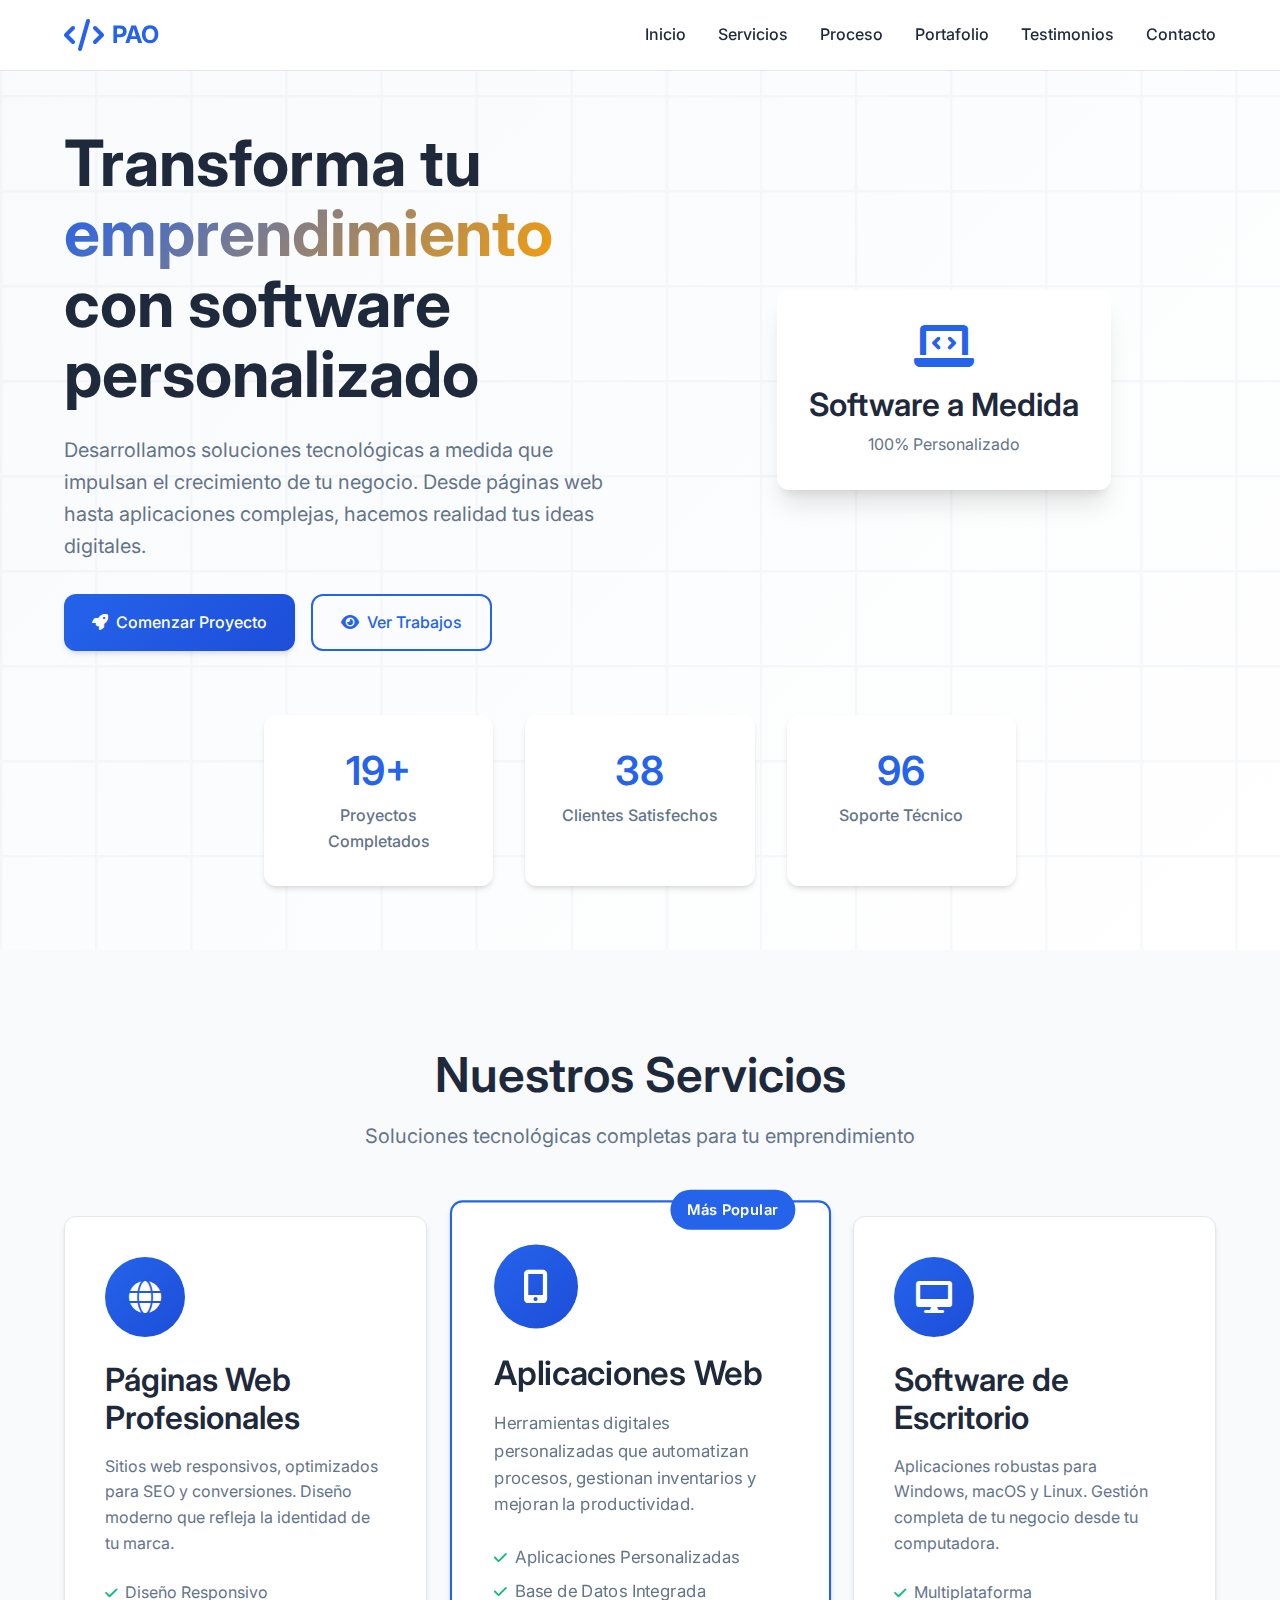
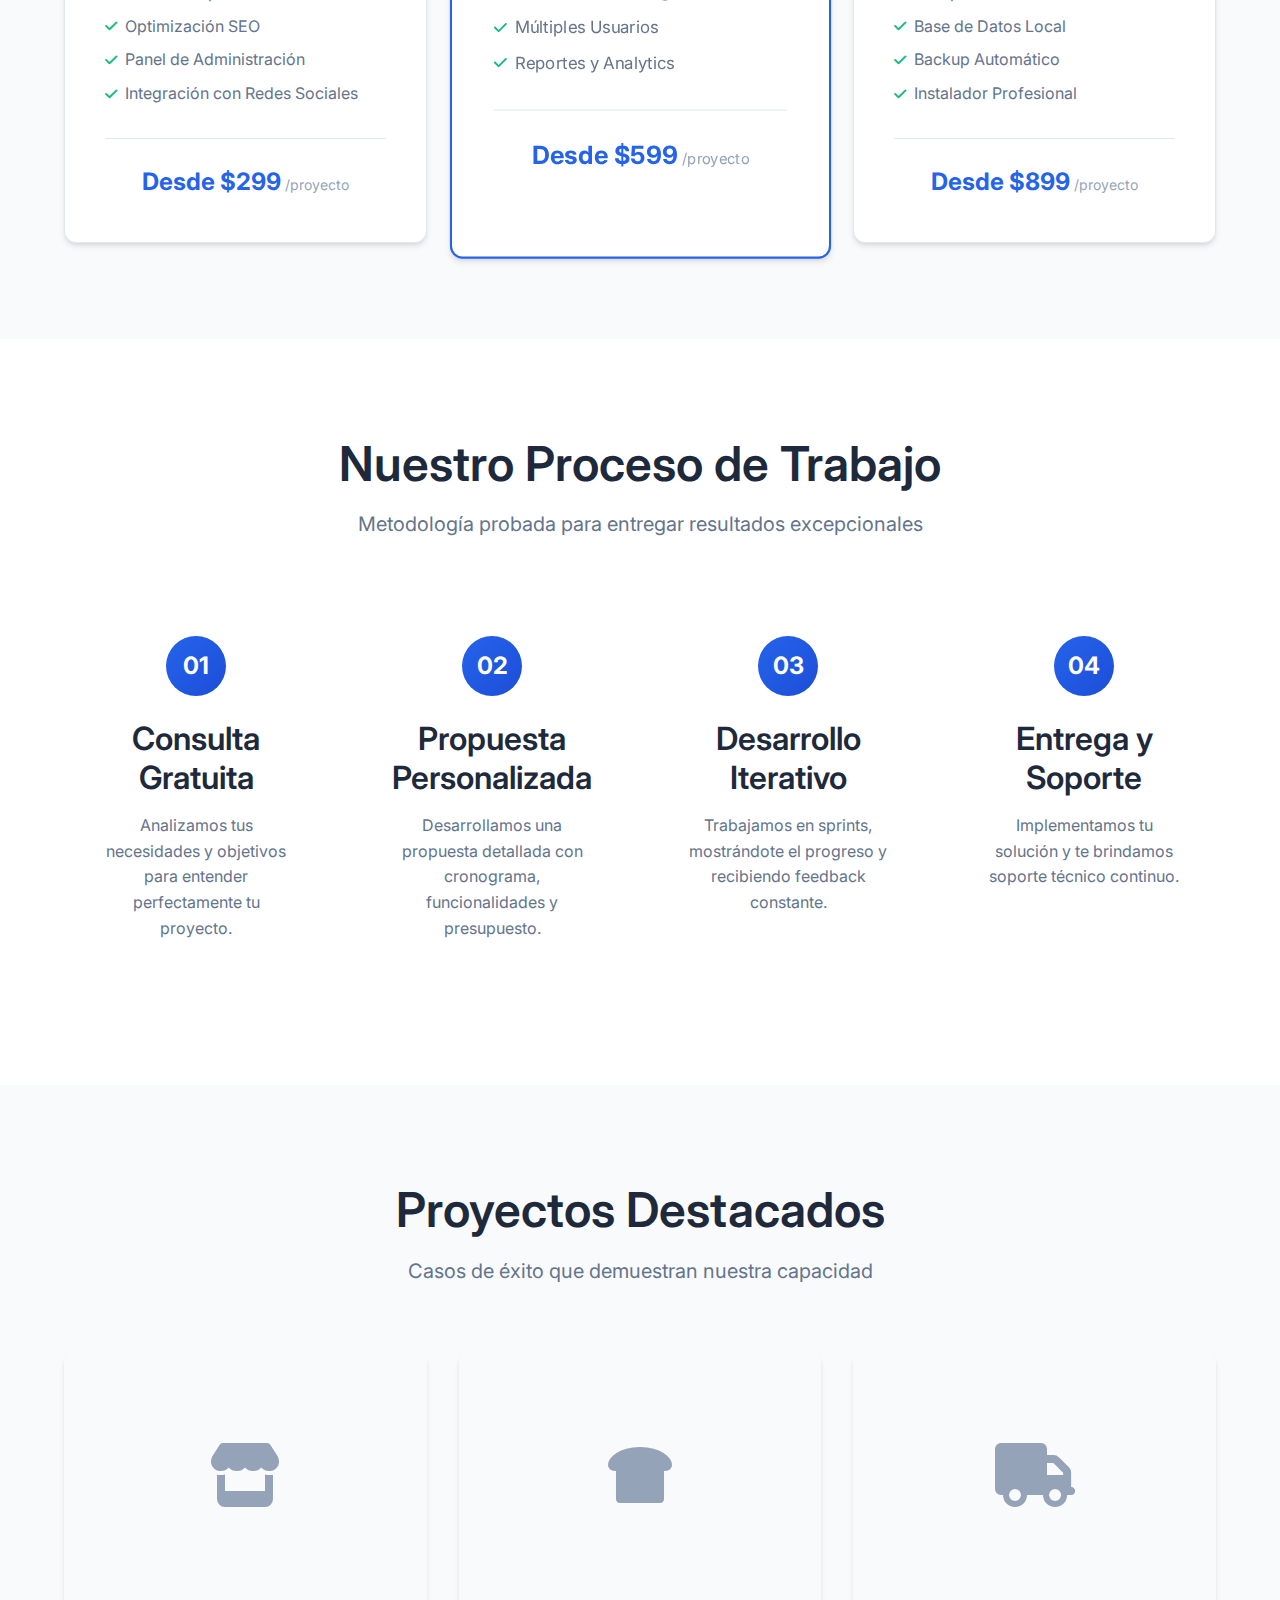
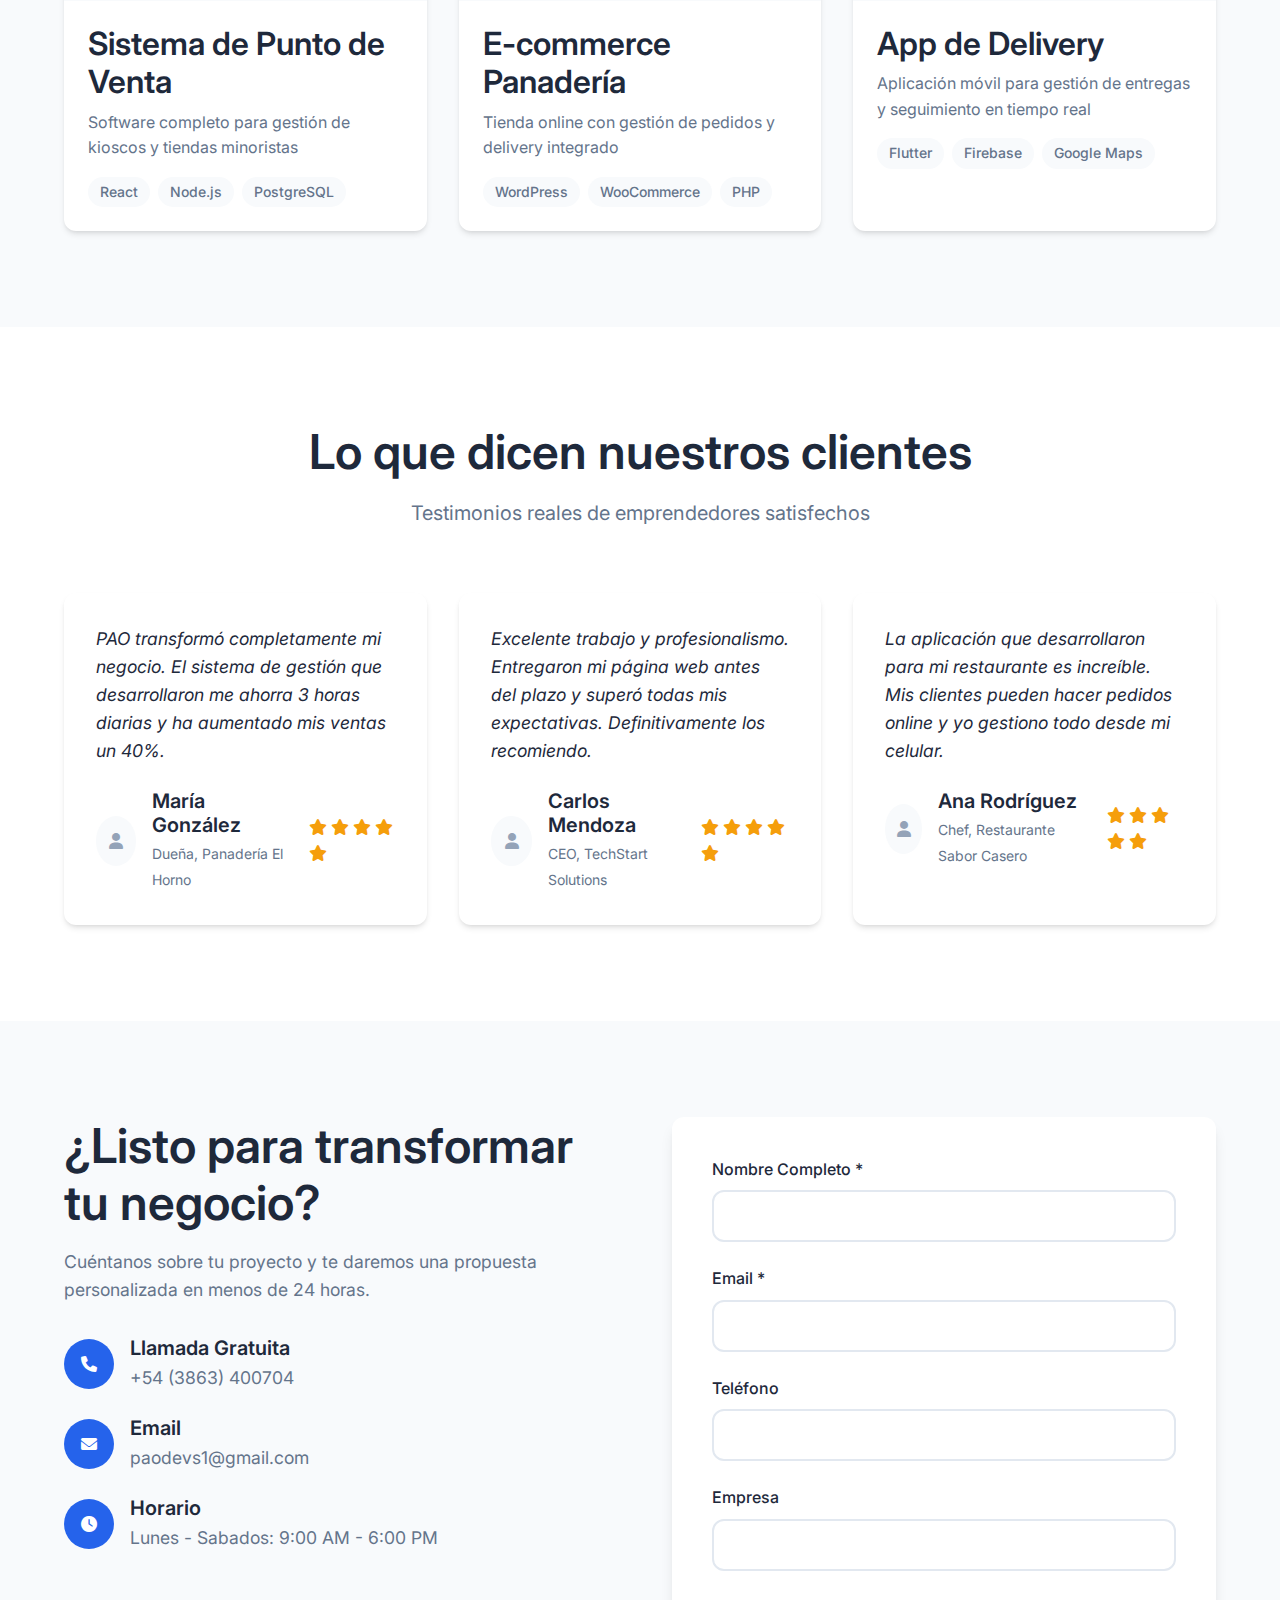
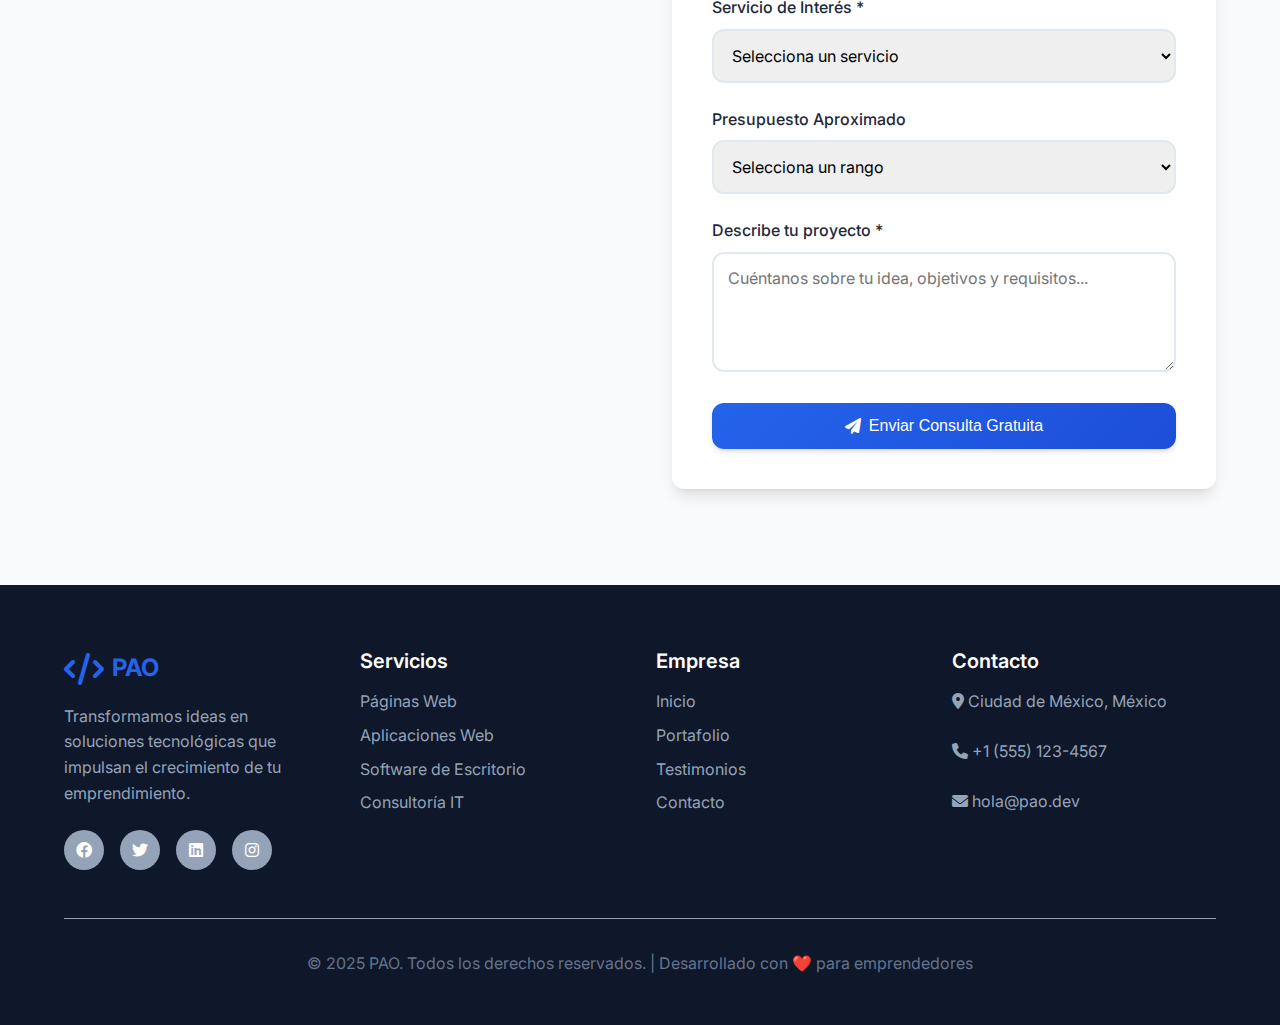
<file: index.html>
<!DOCTYPE html>
<html lang="es">
<head>
    <meta charset="UTF-8">
    <meta name="viewport" content="width=device-width, initial-scale=1.0">
    <title>PAO | Soluciones de Software a Medida para Emprendedores</title>
    <meta name="description" content="Desarrollamos software personalizado, páginas web y aplicaciones para hacer crecer tu negocio. Soluciones tecnológicas a medida para emprendedores.">
    <meta name="keywords" content="software personalizado, desarrollo web, aplicaciones, emprendimiento, tecnología">
    <link rel="stylesheet" href="styles.css">
    <link href="https://cdnjs.cloudflare.com/ajax/libs/font-awesome/6.0.0/css/all.min.css" rel="stylesheet">
    <link href="https://fonts.googleapis.com/css2?family=Inter:wght@300;400;500;600;700&display=swap" rel="stylesheet">
    <link rel="apple-touch-icon" sizes="180x180" href="/apple-touch-icon.png">
    <link rel="icon" type="image/png" sizes="32x32" href="/favicon-32x32.png">
    <link rel="icon" type="image/png" sizes="16x16" href="/favicon-16x16.png">
    <link rel="manifest" href="/site.webmanifest">
</head>
<body>
    <!-- Header -->
    <header class="header">
        <nav class="nav">
            <div class="nav-container">
                <div class="logo">
                    <i class="fas fa-code"></i>
                    <span>PAO</span>
                </div>
                <ul class="nav-menu">
                    <li><a href="#inicio">Inicio</a></li>
                    <li><a href="#servicios">Servicios</a></li>
                    <li><a href="#proceso">Proceso</a></li>
                    <li><a href="#portafolio">Portafolio</a></li>
                    <li><a href="#testimonios">Testimonios</a></li>
                    <li><a href="#contacto">Contacto</a></li>
                </ul>
                <div class="nav-toggle">
                    <span></span>
                    <span></span>
                    <span></span>
                </div>
            </div>
        </nav>
    </header>

    <!-- Hero Section -->
    <section id="inicio" class="hero">
        <div class="hero-container">
            <div class="hero-content">
                <h1 class="hero-title">
                    Transforma tu <span class="highlight">emprendimiento</span> con software personalizado
                </h1>
                <p class="hero-subtitle">
                    Desarrollamos soluciones tecnológicas a medida que impulsan el crecimiento de tu negocio. 
                    Desde páginas web hasta aplicaciones complejas, hacemos realidad tus ideas digitales.
                </p>
                <div class="hero-buttons">
                    <a href="#contacto" class="btn btn-primary">
                        <i class="fas fa-rocket"></i>
                        Comenzar Proyecto
                    </a>
                    <a href="#portafolio" class="btn btn-secondary">
                        <i class="fas fa-eye"></i>
                        Ver Trabajos
                    </a>
                </div>
            </div>
            <div class="hero-image">
                <div class="floating-card">
                    <i class="fas fa-laptop-code"></i>
                    <h3>Software a Medida</h3>
                    <p>100% Personalizado</p>
                </div>
            </div>
        </div>
        <div class="hero-stats">
            <div class="stat">
                <h3>50+</h3>
                <p>Proyectos Completados</p>
            </div>
            <div class="stat">
                <h3>98%</h3>
                <p>Clientes Satisfechos</p>
            </div>
            <div class="stat">
                <h3>24/7</h3>
                <p>Soporte Técnico</p>
            </div>
        </div>
    </section>

    <!-- Servicios Section -->
    <section id="servicios" class="services">
        <div class="container">
            <div class="section-header">
                <h2>Nuestros Servicios</h2>
                <p>Soluciones tecnológicas completas para tu emprendimiento</p>
            </div>
            <div class="services-grid">
                <div class="service-card">
                    <div class="service-icon">
                        <i class="fas fa-globe"></i>
                    </div>
                    <h3>Páginas Web Profesionales</h3>
                    <p>Sitios web responsivos, optimizados para SEO y conversiones. Diseño moderno que refleja la identidad de tu marca.</p>
                    <ul class="service-features">
                        <li><i class="fas fa-check"></i> Diseño Responsivo</li>
                        <li><i class="fas fa-check"></i> Optimización SEO</li>
                        <li><i class="fas fa-check"></i> Panel de Administración</li>
                        <li><i class="fas fa-check"></i> Integración con Redes Sociales</li>
                    </ul>
                    <div class="service-price">
                        <span class="price">Desde $299</span>
                        <span class="period">/proyecto</span>
                    </div>
                </div>

                <div class="service-card featured">
                    <div class="service-badge">Más Popular</div>
                    <div class="service-icon">
                        <i class="fas fa-mobile-alt"></i>
                    </div>
                    <h3>Aplicaciones Web</h3>
                    <p>Herramientas digitales personalizadas que automatizan procesos, gestionan inventarios y mejoran la productividad.</p>
                    <ul class="service-features">
                        <li><i class="fas fa-check"></i> Aplicaciones Personalizadas</li>
                        <li><i class="fas fa-check"></i> Base de Datos Integrada</li>
                        <li><i class="fas fa-check"></i> Múltiples Usuarios</li>
                        <li><i class="fas fa-check"></i> Reportes y Analytics</li>
                    </ul>
                    <div class="service-price">
                        <span class="price">Desde $599</span>
                        <span class="period">/proyecto</span>
                    </div>
                </div>

                <div class="service-card">
                    <div class="service-icon">
                        <i class="fas fa-desktop"></i>
                    </div>
                    <h3>Software de Escritorio</h3>
                    <p>Aplicaciones robustas para Windows, macOS y Linux. Gestión completa de tu negocio desde tu computadora.</p>
                    <ul class="service-features">
                        <li><i class="fas fa-check"></i> Multiplataforma</li>
                        <li><i class="fas fa-check"></i> Base de Datos Local</li>
                        <li><i class="fas fa-check"></i> Backup Automático</li>
                        <li><i class="fas fa-check"></i> Instalador Profesional</li>
                    </ul>
                    <div class="service-price">
                        <span class="price">Desde $899</span>
                        <span class="period">/proyecto</span>
                    </div>
                </div>
            </div>
        </div>
    </section>

    <!-- Proceso Section -->
    <section id="proceso" class="process">
        <div class="container">
            <div class="section-header">
                <h2>Nuestro Proceso de Trabajo</h2>
                <p>Metodología probada para entregar resultados excepcionales</p>
            </div>
            <div class="process-steps">
                <div class="process-step">
                    <div class="step-number">01</div>
                    <div class="step-content">
                        <h3>Consulta Gratuita</h3>
                        <p>Analizamos tus necesidades y objetivos para entender perfectamente tu proyecto.</p>
                    </div>
                </div>
                <div class="process-step">
                    <div class="step-number">02</div>
                    <div class="step-content">
                        <h3>Propuesta Personalizada</h3>
                        <p>Desarrollamos una propuesta detallada con cronograma, funcionalidades y presupuesto.</p>
                    </div>
                </div>
                <div class="process-step">
                    <div class="step-number">03</div>
                    <div class="step-content">
                        <h3>Desarrollo Iterativo</h3>
                        <p>Trabajamos en sprints, mostrándote el progreso y recibiendo feedback constante.</p>
                    </div>
                </div>
                <div class="process-step">
                    <div class="step-number">04</div>
                    <div class="step-content">
                        <h3>Entrega y Soporte</h3>
                        <p>Implementamos tu solución y te brindamos soporte técnico continuo.</p>
                    </div>
                </div>
            </div>
        </div>
    </section>

    <!-- Portafolio Section -->
    <section id="portafolio" class="portfolio">
        <div class="container">
            <div class="section-header">
                <h2>Proyectos Destacados</h2>
                <p>Casos de éxito que demuestran nuestra capacidad</p>
            </div>
            <div class="portfolio-grid">
                <div class="portfolio-item">
                    <div class="portfolio-image">
                        <div class="portfolio-overlay">
                            <div class="portfolio-links">
                                <a href="#" class="portfolio-link"><i class="fas fa-external-link-alt"></i></a>
                                <a href="#" class="portfolio-link"><i class="fas fa-search"></i></a>
                            </div>
                        </div>
                        <div class="portfolio-placeholder">
                            <i class="fas fa-store"></i>
                        </div>
                    </div>
                    <div class="portfolio-content">
                        <h3>Sistema de Punto de Venta</h3>
                        <p>Software completo para gestión de kioscos y tiendas minoristas</p>
                        <div class="portfolio-tech">
                            <span class="tech-tag">React</span>
                            <span class="tech-tag">Node.js</span>
                            <span class="tech-tag">PostgreSQL</span>
                        </div>
                    </div>
                </div>

                <div class="portfolio-item">
                    <div class="portfolio-image">
                        <div class="portfolio-overlay">
                            <div class="portfolio-links">
                                <a href="#" class="portfolio-link"><i class="fas fa-external-link-alt"></i></a>
                                <a href="#" class="portfolio-link"><i class="fas fa-search"></i></a>
                            </div>
                        </div>
                        <div class="portfolio-placeholder">
                            <i class="fas fa-bread-slice"></i>
                        </div>
                    </div>
                    <div class="portfolio-content">
                        <h3>E-commerce Panadería</h3>
                        <p>Tienda online con gestión de pedidos y delivery integrado</p>
                        <div class="portfolio-tech">
                            <span class="tech-tag">WordPress</span>
                            <span class="tech-tag">WooCommerce</span>
                            <span class="tech-tag">PHP</span>
                        </div>
                    </div>
                </div>

                <div class="portfolio-item">
                    <div class="portfolio-image">
                        <div class="portfolio-overlay">
                            <div class="portfolio-links">
                                <a href="#" class="portfolio-link"><i class="fas fa-external-link-alt"></i></a>
                                <a href="#" class="portfolio-link"><i class="fas fa-search"></i></a>
                            </div>
                        </div>
                        <div class="portfolio-placeholder">
                            <i class="fas fa-truck"></i>
                        </div>
                    </div>
                    <div class="portfolio-content">
                        <h3>App de Delivery</h3>
                        <p>Aplicación móvil para gestión de entregas y seguimiento en tiempo real</p>
                        <div class="portfolio-tech">
                            <span class="tech-tag">Flutter</span>
                            <span class="tech-tag">Firebase</span>
                            <span class="tech-tag">Google Maps</span>
                        </div>
                    </div>
                </div>
            </div>
        </div>
    </section>

    <!-- Testimonios Section -->
    <section id="testimonios" class="testimonials">
        <div class="container">
            <div class="section-header">
                <h2>Lo que dicen nuestros clientes</h2>
                <p>Testimonios reales de emprendedores satisfechos</p>
            </div>
            <div class="testimonials-grid">
                <div class="testimonial-card">
                    <div class="testimonial-content">
                        <p>"PAO transformó completamente mi negocio. El sistema de gestión que desarrollaron me ahorra 3 horas diarias y ha aumentado mis ventas un 40%."</p>
                    </div>
                    <div class="testimonial-author">
                        <div class="author-avatar">
                            <i class="fas fa-user"></i>
                        </div>
                        <div class="author-info">
                            <h4>María González</h4>
                            <span>Dueña, Panadería El Horno</span>
                        </div>
                        <div class="testimonial-rating">
                            <i class="fas fa-star"></i>
                            <i class="fas fa-star"></i>
                            <i class="fas fa-star"></i>
                            <i class="fas fa-star"></i>
                            <i class="fas fa-star"></i>
                        </div>
                    </div>
                </div>

                <div class="testimonial-card">
                    <div class="testimonial-content">
                        <p>"Excelente trabajo y profesionalismo. Entregaron mi página web antes del plazo y superó todas mis expectativas. Definitivamente los recomiendo."</p>
                    </div>
                    <div class="testimonial-author">
                        <div class="author-avatar">
                            <i class="fas fa-user"></i>
                        </div>
                        <div class="author-info">
                            <h4>Carlos Mendoza</h4>
                            <span>CEO, TechStart Solutions</span>
                        </div>
                        <div class="testimonial-rating">
                            <i class="fas fa-star"></i>
                            <i class="fas fa-star"></i>
                            <i class="fas fa-star"></i>
                            <i class="fas fa-star"></i>
                            <i class="fas fa-star"></i>
                        </div>
                    </div>
                </div>

                <div class="testimonial-card">
                    <div class="testimonial-content">
                        <p>"La aplicación que desarrollaron para mi restaurante es increíble. Mis clientes pueden hacer pedidos online y yo gestiono todo desde mi celular."</p>
                    </div>
                    <div class="testimonial-author">
                        <div class="author-avatar">
                            <i class="fas fa-user"></i>
                        </div>
                        <div class="author-info">
                            <h4>Ana Rodríguez</h4>
                            <span>Chef, Restaurante Sabor Casero</span>
                        </div>
                        <div class="testimonial-rating">
                            <i class="fas fa-star"></i>
                            <i class="fas fa-star"></i>
                            <i class="fas fa-star"></i>
                            <i class="fas fa-star"></i>
                            <i class="fas fa-star"></i>
                        </div>
                    </div>
                </div>
            </div>
        </div>
    </section>

    <!-- Contacto Section -->
    <section id="contacto" class="contact">
        <div class="container">
            <div class="contact-content">
                <div class="contact-info">
                    <h2>¿Listo para transformar tu negocio?</h2>
                    <p>Cuéntanos sobre tu proyecto y te daremos una propuesta personalizada en menos de 24 horas.</p>
                    
                    <div class="contact-methods">
                        <div class="contact-method">
                            <div class="contact-icon">
                                <i class="fas fa-phone"></i>
                            </div>
                            <div>
                                <h4>Llamada Gratuita</h4>
                                <p>+54 (3863) 400704</p>
                            </div>
                        </div>
                        
                        <div class="contact-method">
                            <div class="contact-icon">
                                <i class="fas fa-envelope"></i>
                            </div>
                            <div>
                                <h4>Email</h4>
                                <p>paodevs1@gmail.com</p>
                            </div>
                        </div>
                        
                        <div class="contact-method">
                            <div class="contact-icon">
                                <i class="fas fa-clock"></i>
                            </div>
                            <div>
                                <h4>Horario</h4>
                                <p>Lunes - Sabados: 9:00 AM - 6:00 PM</p>
                            </div>
                        </div>
                    </div>
                </div>
                
                <div class="contact-form">
                    <form id="contactForm">
                        <div class="form-group">
                            <label for="name">Nombre Completo *</label>
                            <input type="text" id="name" name="name" required>
                        </div>
                        
                        <div class="form-group">
                            <label for="email">Email *</label>
                            <input type="email" id="email" name="email" required>
                        </div>
                        
                        <div class="form-group">
                            <label for="phone">Teléfono</label>
                            <input type="tel" id="phone" name="phone">
                        </div>
                        
                        <div class="form-group">
                            <label for="company">Empresa</label>
                            <input type="text" id="company" name="company">
                        </div>
                        
                        <div class="form-group">
                            <label for="service">Servicio de Interés *</label>
                            <select id="service" name="service" required>
                                <option value="">Selecciona un servicio</option>
                                <option value="web">Página Web</option>
                                <option value="app">Aplicación Web</option>
                                <option value="desktop">Software de Escritorio</option>
                                <option value="other">Otro</option>
                            </select>
                        </div>
                        
                        <div class="form-group">
                            <label for="budget">Presupuesto Aproximado</label>
                            <select id="budget" name="budget">
                                <option value="">Selecciona un rango</option>
                                <option value="300-500">$300 - $500</option>
                                <option value="500-1000">$500 - $1,000</option>
                                <option value="1000-2000">$1,000 - $2,000</option>
                                <option value="2000+">Más de $2,000</option>
                            </select>
                        </div>
                        
                        <div class="form-group">
                            <label for="message">Describe tu proyecto *</label>
                            <textarea id="message" name="message" rows="4" required placeholder="Cuéntanos sobre tu idea, objetivos y requisitos..."></textarea>
                        </div>
                        
                        <button type="submit" class="btn btn-primary btn-full">
                            <i class="fas fa-paper-plane"></i>
                            Enviar Consulta Gratuita
                        </button>
                    </form>
                </div>
            </div>
        </div>
    </section>

    <!-- Footer -->
    <footer class="footer">
        <div class="container">
            <div class="footer-content">
                <div class="footer-section">
                    <div class="footer-logo">
                        <i class="fas fa-code"></i>
                        <span>PAO</span>
                    </div>
                    <p>Transformamos ideas en soluciones tecnológicas que impulsan el crecimiento de tu emprendimiento.</p>
                    <div class="social-links">
                        <a href="#"><i class="fab fa-facebook"></i></a>
                        <a href="#"><i class="fab fa-twitter"></i></a>
                        <a href="#"><i class="fab fa-linkedin"></i></a>
                        <a href="#"><i class="fab fa-instagram"></i></a>
                    </div>
                </div>
                
                <div class="footer-section">
                    <h4>Servicios</h4>
                    <ul>
                        <li><a href="#servicios">Páginas Web</a></li>
                        <li><a href="#servicios">Aplicaciones Web</a></li>
                        <li><a href="#servicios">Software de Escritorio</a></li>
                        <li><a href="#servicios">Consultoría IT</a></li>
                    </ul>
                </div>
                
                <div class="footer-section">
                    <h4>Empresa</h4>
                    <ul>
                        <li><a href="#inicio">Inicio</a></li>
                        <li><a href="#portafolio">Portafolio</a></li>
                        <li><a href="#testimonios">Testimonios</a></li>
                        <li><a href="#contacto">Contacto</a></li>
                    </ul>
                </div>
                
                <div class="footer-section">
                    <h4>Contacto</h4>
                    <p><i class="fas fa-map-marker-alt"></i> Ciudad de México, México</p>
                    <p><i class="fas fa-phone"></i> +1 (555) 123-4567</p>
                    <p><i class="fas fa-envelope"></i> hola@pao.dev</p>
                </div>
            </div>
            
            <div class="footer-bottom">
                <p>&copy; 2025 PAO. Todos los derechos reservados. | Desarrollado con ❤️ para emprendedores</p>
            </div>
        </div>
    </footer>

    <!-- Scripts -->
    <script src="config.js"></script>
    <script src="script.js"></script>
</body>

</html>
</file>
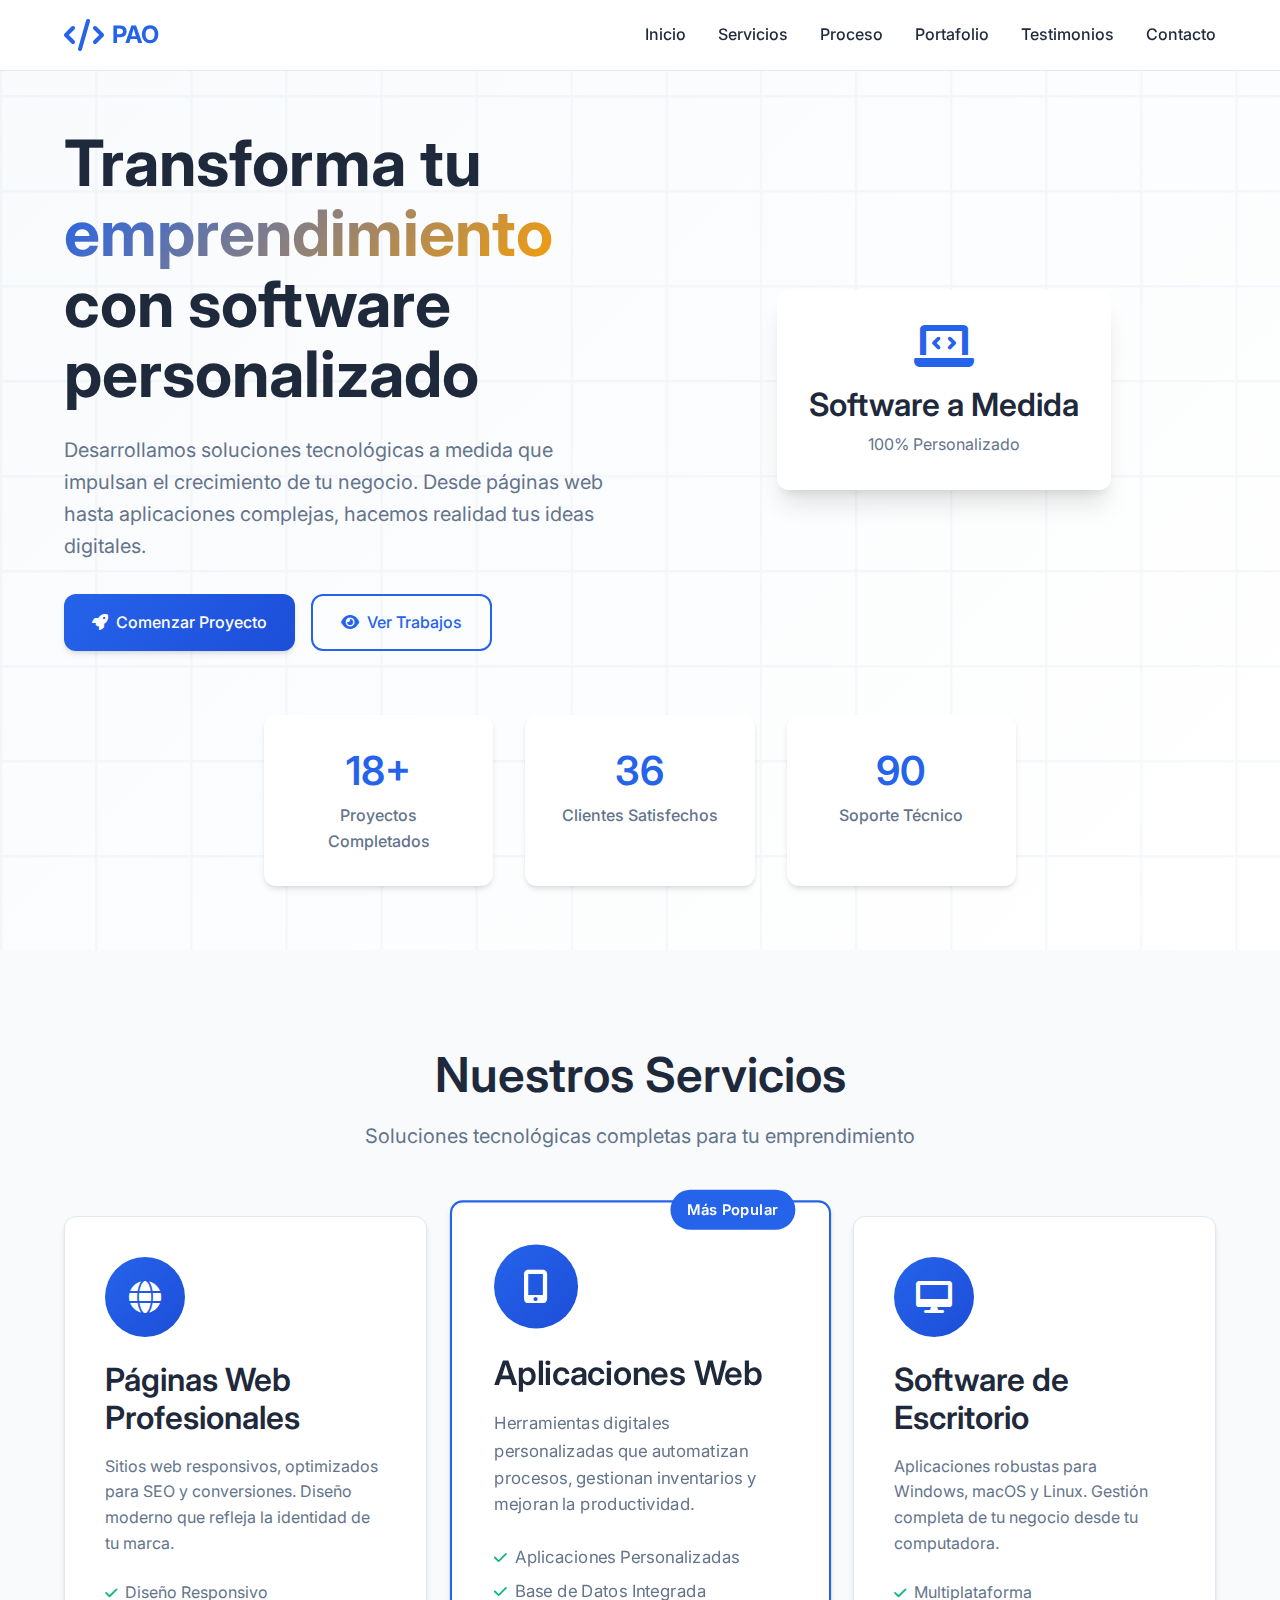
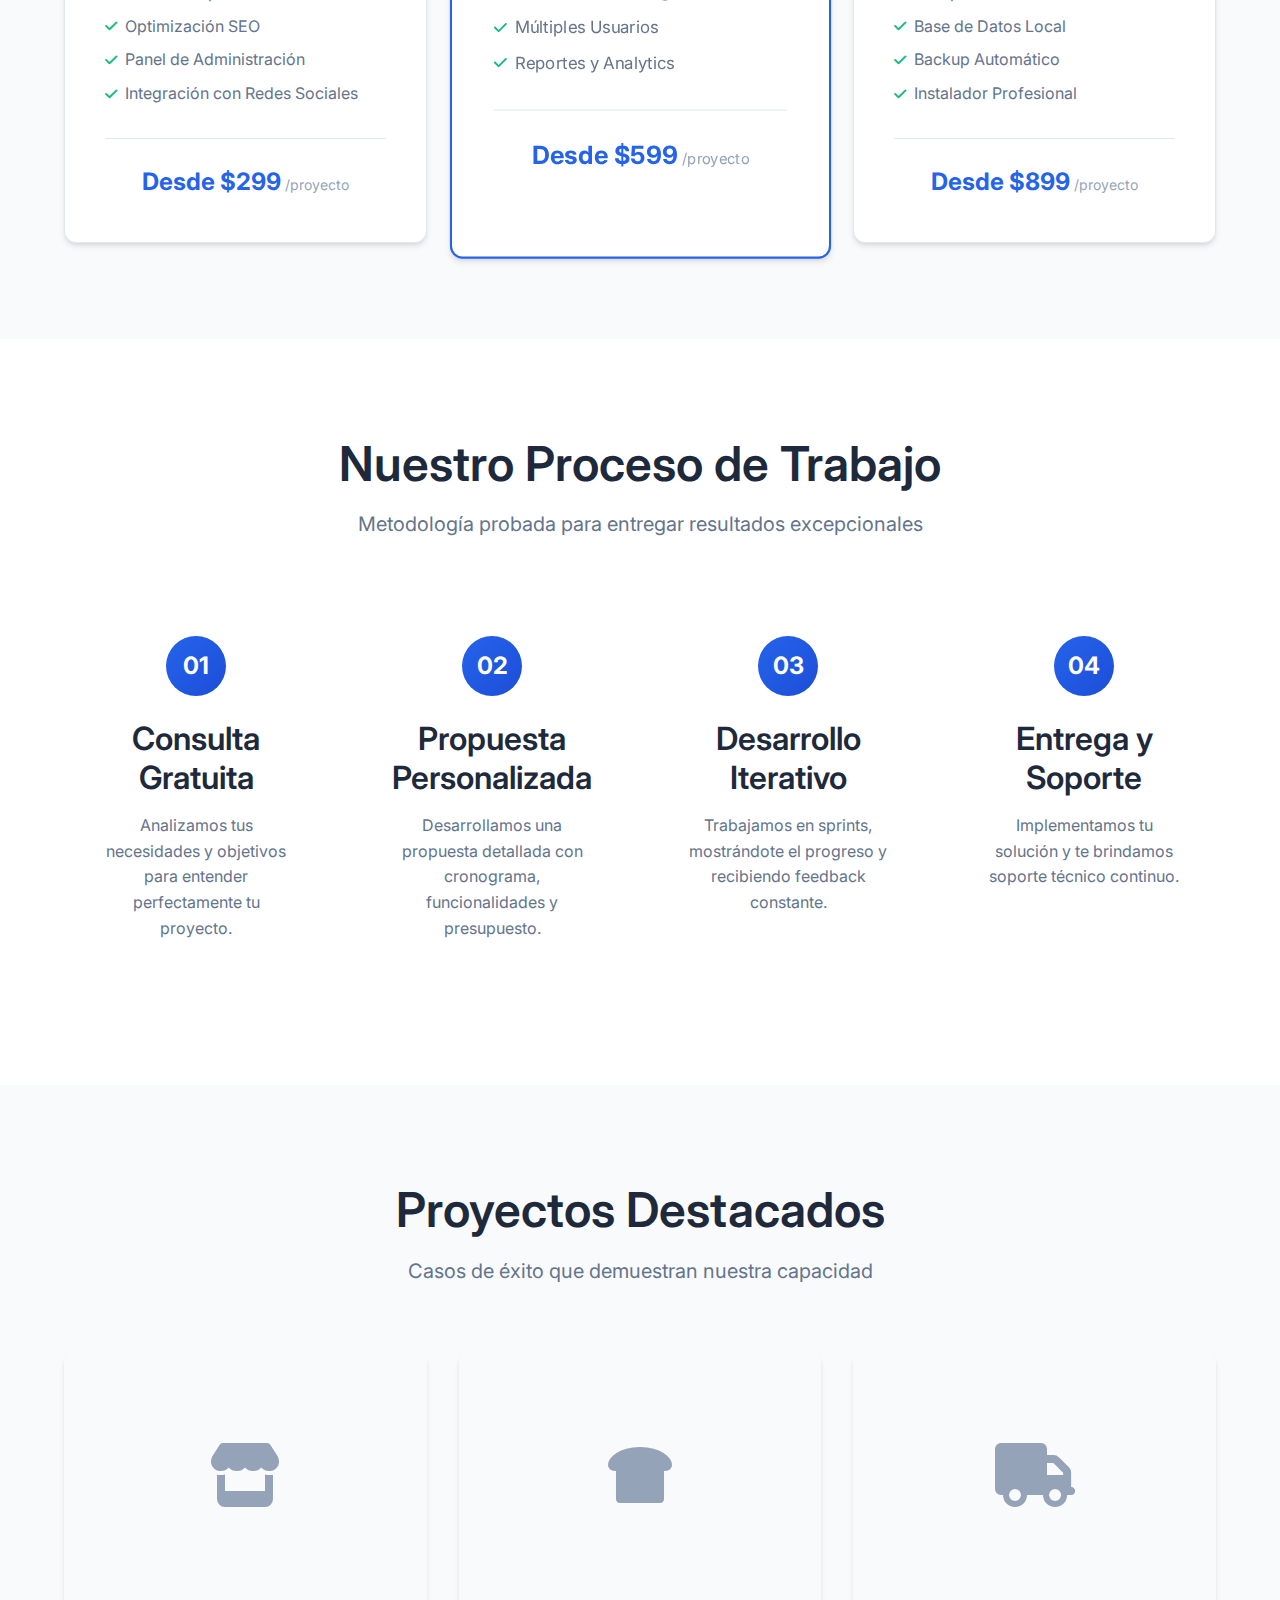
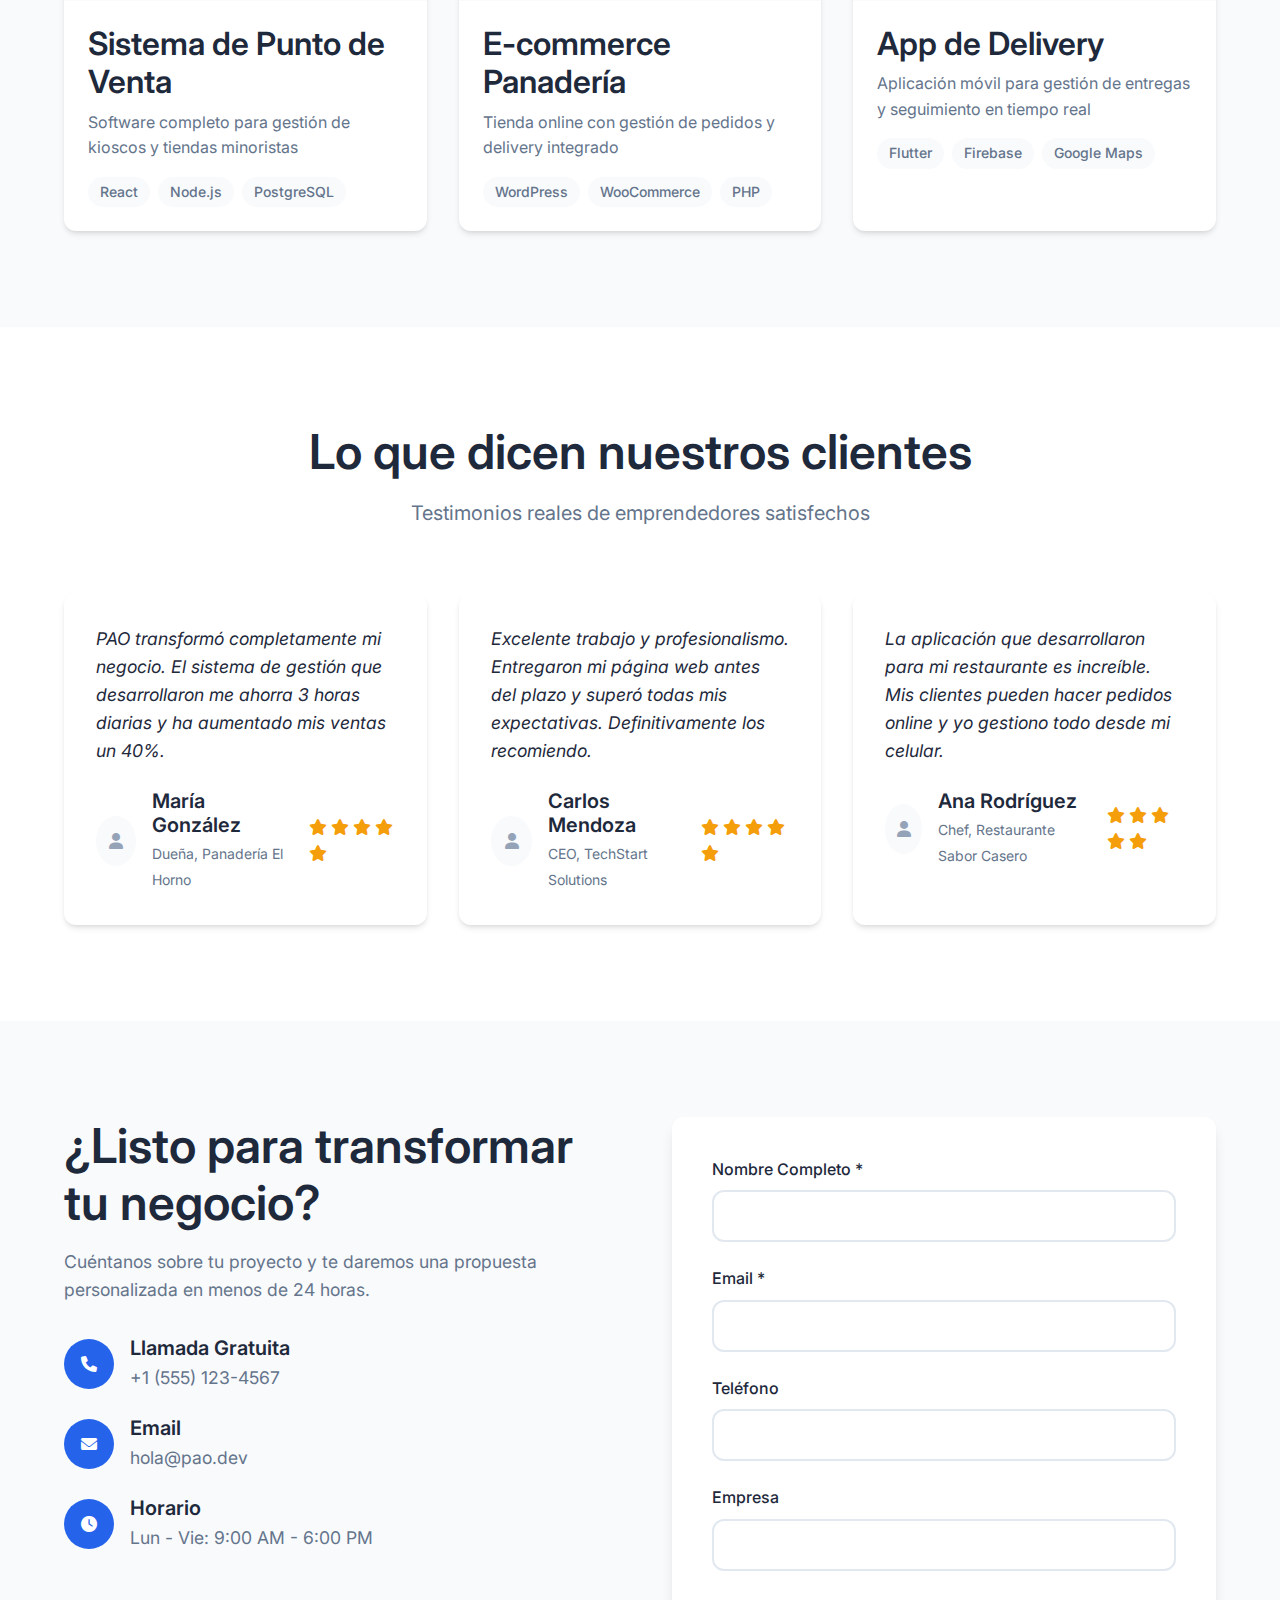
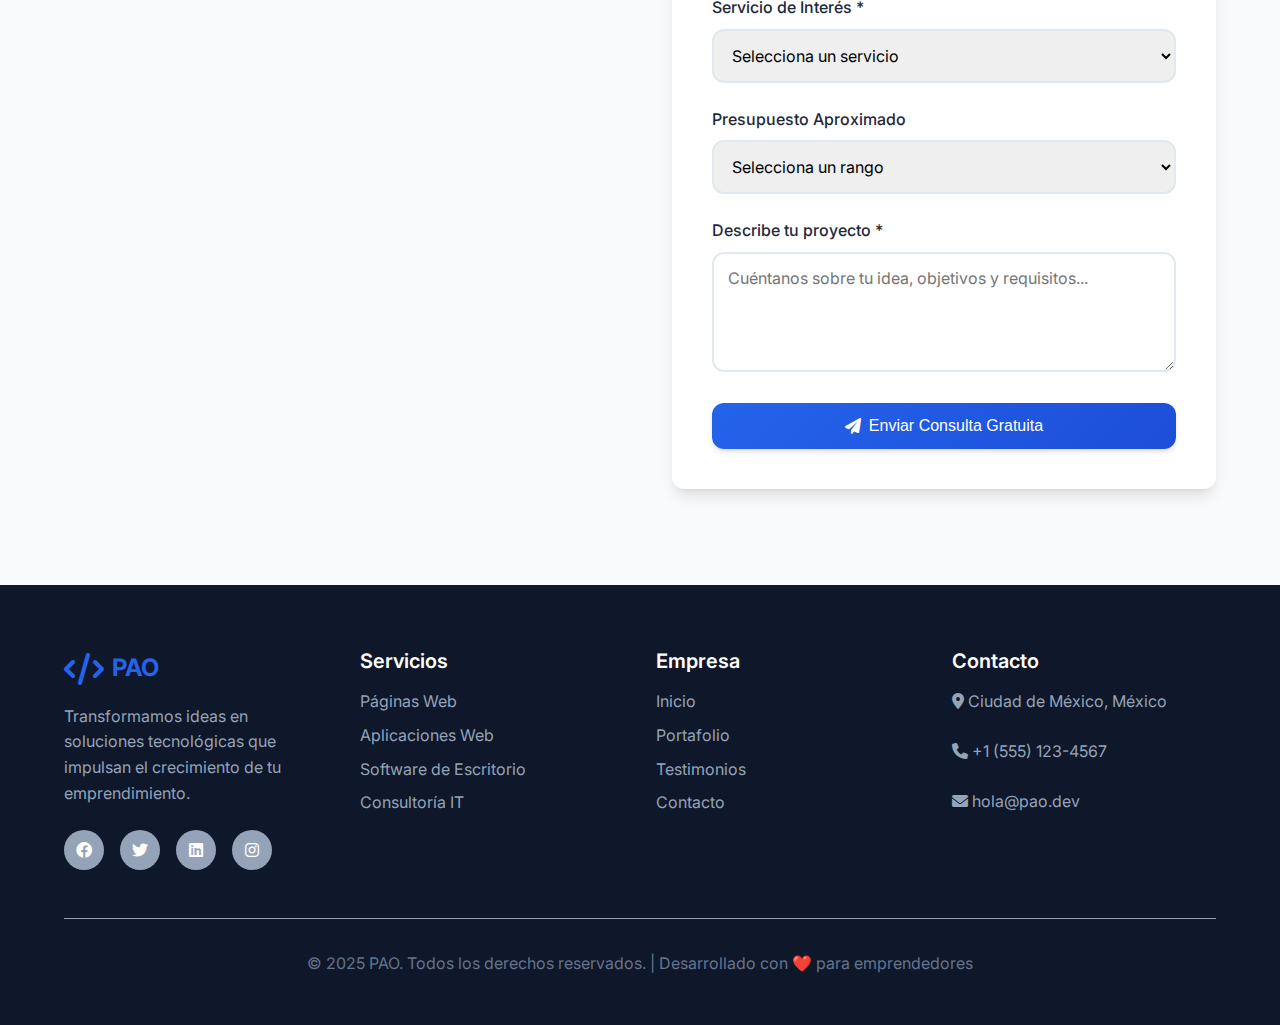
<file: PAO/index.html>
<!DOCTYPE html>
<html lang="es">
<head>
    <meta charset="UTF-8">
    <meta name="viewport" content="width=device-width, initial-scale=1.0">
    <title>PAO | Soluciones de Software a Medida para Emprendedores</title>
    <meta name="description" content="Desarrollamos software personalizado, páginas web y aplicaciones para hacer crecer tu negocio. Soluciones tecnológicas a medida para emprendedores.">
    <meta name="keywords" content="software personalizado, desarrollo web, aplicaciones, emprendimiento, tecnología">
    <link rel="stylesheet" href="styles.css">
    <link href="https://cdnjs.cloudflare.com/ajax/libs/font-awesome/6.0.0/css/all.min.css" rel="stylesheet">
    <link href="https://fonts.googleapis.com/css2?family=Inter:wght@300;400;500;600;700&display=swap" rel="stylesheet">
    <link rel="apple-touch-icon" sizes="180x180" href="/apple-touch-icon.png">
    <link rel="icon" type="image/png" sizes="32x32" href="/favicon-32x32.png">
    <link rel="icon" type="image/png" sizes="16x16" href="/favicon-16x16.png">
    <link rel="manifest" href="/site.webmanifest">
</head>
<body>
    <!-- Header -->
    <header class="header">
        <nav class="nav">
            <div class="nav-container">
                <div class="logo">
                    <i class="fas fa-code"></i>
                    <span>PAO</span>
                </div>
                <ul class="nav-menu">
                    <li><a href="#inicio">Inicio</a></li>
                    <li><a href="#servicios">Servicios</a></li>
                    <li><a href="#proceso">Proceso</a></li>
                    <li><a href="#portafolio">Portafolio</a></li>
                    <li><a href="#testimonios">Testimonios</a></li>
                    <li><a href="#contacto">Contacto</a></li>
                </ul>
                <div class="nav-toggle">
                    <span></span>
                    <span></span>
                    <span></span>
                </div>
            </div>
        </nav>
    </header>

    <!-- Hero Section -->
    <section id="inicio" class="hero">
        <div class="hero-container">
            <div class="hero-content">
                <h1 class="hero-title">
                    Transforma tu <span class="highlight">emprendimiento</span> con software personalizado
                </h1>
                <p class="hero-subtitle">
                    Desarrollamos soluciones tecnológicas a medida que impulsan el crecimiento de tu negocio. 
                    Desde páginas web hasta aplicaciones complejas, hacemos realidad tus ideas digitales.
                </p>
                <div class="hero-buttons">
                    <a href="#contacto" class="btn btn-primary">
                        <i class="fas fa-rocket"></i>
                        Comenzar Proyecto
                    </a>
                    <a href="#portafolio" class="btn btn-secondary">
                        <i class="fas fa-eye"></i>
                        Ver Trabajos
                    </a>
                </div>
            </div>
            <div class="hero-image">
                <div class="floating-card">
                    <i class="fas fa-laptop-code"></i>
                    <h3>Software a Medida</h3>
                    <p>100% Personalizado</p>
                </div>
            </div>
        </div>
        <div class="hero-stats">
            <div class="stat">
                <h3>50+</h3>
                <p>Proyectos Completados</p>
            </div>
            <div class="stat">
                <h3>98%</h3>
                <p>Clientes Satisfechos</p>
            </div>
            <div class="stat">
                <h3>24/7</h3>
                <p>Soporte Técnico</p>
            </div>
        </div>
    </section>

    <!-- Servicios Section -->
    <section id="servicios" class="services">
        <div class="container">
            <div class="section-header">
                <h2>Nuestros Servicios</h2>
                <p>Soluciones tecnológicas completas para tu emprendimiento</p>
            </div>
            <div class="services-grid">
                <div class="service-card">
                    <div class="service-icon">
                        <i class="fas fa-globe"></i>
                    </div>
                    <h3>Páginas Web Profesionales</h3>
                    <p>Sitios web responsivos, optimizados para SEO y conversiones. Diseño moderno que refleja la identidad de tu marca.</p>
                    <ul class="service-features">
                        <li><i class="fas fa-check"></i> Diseño Responsivo</li>
                        <li><i class="fas fa-check"></i> Optimización SEO</li>
                        <li><i class="fas fa-check"></i> Panel de Administración</li>
                        <li><i class="fas fa-check"></i> Integración con Redes Sociales</li>
                    </ul>
                    <div class="service-price">
                        <span class="price">Desde $299</span>
                        <span class="period">/proyecto</span>
                    </div>
                </div>

                <div class="service-card featured">
                    <div class="service-badge">Más Popular</div>
                    <div class="service-icon">
                        <i class="fas fa-mobile-alt"></i>
                    </div>
                    <h3>Aplicaciones Web</h3>
                    <p>Herramientas digitales personalizadas que automatizan procesos, gestionan inventarios y mejoran la productividad.</p>
                    <ul class="service-features">
                        <li><i class="fas fa-check"></i> Aplicaciones Personalizadas</li>
                        <li><i class="fas fa-check"></i> Base de Datos Integrada</li>
                        <li><i class="fas fa-check"></i> Múltiples Usuarios</li>
                        <li><i class="fas fa-check"></i> Reportes y Analytics</li>
                    </ul>
                    <div class="service-price">
                        <span class="price">Desde $599</span>
                        <span class="period">/proyecto</span>
                    </div>
                </div>

                <div class="service-card">
                    <div class="service-icon">
                        <i class="fas fa-desktop"></i>
                    </div>
                    <h3>Software de Escritorio</h3>
                    <p>Aplicaciones robustas para Windows, macOS y Linux. Gestión completa de tu negocio desde tu computadora.</p>
                    <ul class="service-features">
                        <li><i class="fas fa-check"></i> Multiplataforma</li>
                        <li><i class="fas fa-check"></i> Base de Datos Local</li>
                        <li><i class="fas fa-check"></i> Backup Automático</li>
                        <li><i class="fas fa-check"></i> Instalador Profesional</li>
                    </ul>
                    <div class="service-price">
                        <span class="price">Desde $899</span>
                        <span class="period">/proyecto</span>
                    </div>
                </div>
            </div>
        </div>
    </section>

    <!-- Proceso Section -->
    <section id="proceso" class="process">
        <div class="container">
            <div class="section-header">
                <h2>Nuestro Proceso de Trabajo</h2>
                <p>Metodología probada para entregar resultados excepcionales</p>
            </div>
            <div class="process-steps">
                <div class="process-step">
                    <div class="step-number">01</div>
                    <div class="step-content">
                        <h3>Consulta Gratuita</h3>
                        <p>Analizamos tus necesidades y objetivos para entender perfectamente tu proyecto.</p>
                    </div>
                </div>
                <div class="process-step">
                    <div class="step-number">02</div>
                    <div class="step-content">
                        <h3>Propuesta Personalizada</h3>
                        <p>Desarrollamos una propuesta detallada con cronograma, funcionalidades y presupuesto.</p>
                    </div>
                </div>
                <div class="process-step">
                    <div class="step-number">03</div>
                    <div class="step-content">
                        <h3>Desarrollo Iterativo</h3>
                        <p>Trabajamos en sprints, mostrándote el progreso y recibiendo feedback constante.</p>
                    </div>
                </div>
                <div class="process-step">
                    <div class="step-number">04</div>
                    <div class="step-content">
                        <h3>Entrega y Soporte</h3>
                        <p>Implementamos tu solución y te brindamos soporte técnico continuo.</p>
                    </div>
                </div>
            </div>
        </div>
    </section>

    <!-- Portafolio Section -->
    <section id="portafolio" class="portfolio">
        <div class="container">
            <div class="section-header">
                <h2>Proyectos Destacados</h2>
                <p>Casos de éxito que demuestran nuestra capacidad</p>
            </div>
            <div class="portfolio-grid">
                <div class="portfolio-item">
                    <div class="portfolio-image">
                        <div class="portfolio-overlay">
                            <div class="portfolio-links">
                                <a href="#" class="portfolio-link"><i class="fas fa-external-link-alt"></i></a>
                                <a href="#" class="portfolio-link"><i class="fas fa-search"></i></a>
                            </div>
                        </div>
                        <div class="portfolio-placeholder">
                            <i class="fas fa-store"></i>
                        </div>
                    </div>
                    <div class="portfolio-content">
                        <h3>Sistema de Punto de Venta</h3>
                        <p>Software completo para gestión de kioscos y tiendas minoristas</p>
                        <div class="portfolio-tech">
                            <span class="tech-tag">React</span>
                            <span class="tech-tag">Node.js</span>
                            <span class="tech-tag">PostgreSQL</span>
                        </div>
                    </div>
                </div>

                <div class="portfolio-item">
                    <div class="portfolio-image">
                        <div class="portfolio-overlay">
                            <div class="portfolio-links">
                                <a href="#" class="portfolio-link"><i class="fas fa-external-link-alt"></i></a>
                                <a href="#" class="portfolio-link"><i class="fas fa-search"></i></a>
                            </div>
                        </div>
                        <div class="portfolio-placeholder">
                            <i class="fas fa-bread-slice"></i>
                        </div>
                    </div>
                    <div class="portfolio-content">
                        <h3>E-commerce Panadería</h3>
                        <p>Tienda online con gestión de pedidos y delivery integrado</p>
                        <div class="portfolio-tech">
                            <span class="tech-tag">WordPress</span>
                            <span class="tech-tag">WooCommerce</span>
                            <span class="tech-tag">PHP</span>
                        </div>
                    </div>
                </div>

                <div class="portfolio-item">
                    <div class="portfolio-image">
                        <div class="portfolio-overlay">
                            <div class="portfolio-links">
                                <a href="#" class="portfolio-link"><i class="fas fa-external-link-alt"></i></a>
                                <a href="#" class="portfolio-link"><i class="fas fa-search"></i></a>
                            </div>
                        </div>
                        <div class="portfolio-placeholder">
                            <i class="fas fa-truck"></i>
                        </div>
                    </div>
                    <div class="portfolio-content">
                        <h3>App de Delivery</h3>
                        <p>Aplicación móvil para gestión de entregas y seguimiento en tiempo real</p>
                        <div class="portfolio-tech">
                            <span class="tech-tag">Flutter</span>
                            <span class="tech-tag">Firebase</span>
                            <span class="tech-tag">Google Maps</span>
                        </div>
                    </div>
                </div>
            </div>
        </div>
    </section>

    <!-- Testimonios Section -->
    <section id="testimonios" class="testimonials">
        <div class="container">
            <div class="section-header">
                <h2>Lo que dicen nuestros clientes</h2>
                <p>Testimonios reales de emprendedores satisfechos</p>
            </div>
            <div class="testimonials-grid">
                <div class="testimonial-card">
                    <div class="testimonial-content">
                        <p>"PAO transformó completamente mi negocio. El sistema de gestión que desarrollaron me ahorra 3 horas diarias y ha aumentado mis ventas un 40%."</p>
                    </div>
                    <div class="testimonial-author">
                        <div class="author-avatar">
                            <i class="fas fa-user"></i>
                        </div>
                        <div class="author-info">
                            <h4>María González</h4>
                            <span>Dueña, Panadería El Horno</span>
                        </div>
                        <div class="testimonial-rating">
                            <i class="fas fa-star"></i>
                            <i class="fas fa-star"></i>
                            <i class="fas fa-star"></i>
                            <i class="fas fa-star"></i>
                            <i class="fas fa-star"></i>
                        </div>
                    </div>
                </div>

                <div class="testimonial-card">
                    <div class="testimonial-content">
                        <p>"Excelente trabajo y profesionalismo. Entregaron mi página web antes del plazo y superó todas mis expectativas. Definitivamente los recomiendo."</p>
                    </div>
                    <div class="testimonial-author">
                        <div class="author-avatar">
                            <i class="fas fa-user"></i>
                        </div>
                        <div class="author-info">
                            <h4>Carlos Mendoza</h4>
                            <span>CEO, TechStart Solutions</span>
                        </div>
                        <div class="testimonial-rating">
                            <i class="fas fa-star"></i>
                            <i class="fas fa-star"></i>
                            <i class="fas fa-star"></i>
                            <i class="fas fa-star"></i>
                            <i class="fas fa-star"></i>
                        </div>
                    </div>
                </div>

                <div class="testimonial-card">
                    <div class="testimonial-content">
                        <p>"La aplicación que desarrollaron para mi restaurante es increíble. Mis clientes pueden hacer pedidos online y yo gestiono todo desde mi celular."</p>
                    </div>
                    <div class="testimonial-author">
                        <div class="author-avatar">
                            <i class="fas fa-user"></i>
                        </div>
                        <div class="author-info">
                            <h4>Ana Rodríguez</h4>
                            <span>Chef, Restaurante Sabor Casero</span>
                        </div>
                        <div class="testimonial-rating">
                            <i class="fas fa-star"></i>
                            <i class="fas fa-star"></i>
                            <i class="fas fa-star"></i>
                            <i class="fas fa-star"></i>
                            <i class="fas fa-star"></i>
                        </div>
                    </div>
                </div>
            </div>
        </div>
    </section>

    <!-- Contacto Section -->
    <section id="contacto" class="contact">
        <div class="container">
            <div class="contact-content">
                <div class="contact-info">
                    <h2>¿Listo para transformar tu negocio?</h2>
                    <p>Cuéntanos sobre tu proyecto y te daremos una propuesta personalizada en menos de 24 horas.</p>
                    
                    <div class="contact-methods">
                        <div class="contact-method">
                            <div class="contact-icon">
                                <i class="fas fa-phone"></i>
                            </div>
                            <div>
                                <h4>Llamada Gratuita</h4>
                                <p>+1 (555) 123-4567</p>
                            </div>
                        </div>
                        
                        <div class="contact-method">
                            <div class="contact-icon">
                                <i class="fas fa-envelope"></i>
                            </div>
                            <div>
                                <h4>Email</h4>
                                <p>hola@pao.dev</p>
                            </div>
                        </div>
                        
                        <div class="contact-method">
                            <div class="contact-icon">
                                <i class="fas fa-clock"></i>
                            </div>
                            <div>
                                <h4>Horario</h4>
                                <p>Lun - Vie: 9:00 AM - 6:00 PM</p>
                            </div>
                        </div>
                    </div>
                </div>
                
                <div class="contact-form">
                    <form id="contactForm">
                        <div class="form-group">
                            <label for="name">Nombre Completo *</label>
                            <input type="text" id="name" name="name" required>
                        </div>
                        
                        <div class="form-group">
                            <label for="email">Email *</label>
                            <input type="email" id="email" name="email" required>
                        </div>
                        
                        <div class="form-group">
                            <label for="phone">Teléfono</label>
                            <input type="tel" id="phone" name="phone">
                        </div>
                        
                        <div class="form-group">
                            <label for="company">Empresa</label>
                            <input type="text" id="company" name="company">
                        </div>
                        
                        <div class="form-group">
                            <label for="service">Servicio de Interés *</label>
                            <select id="service" name="service" required>
                                <option value="">Selecciona un servicio</option>
                                <option value="web">Página Web</option>
                                <option value="app">Aplicación Web</option>
                                <option value="desktop">Software de Escritorio</option>
                                <option value="other">Otro</option>
                            </select>
                        </div>
                        
                        <div class="form-group">
                            <label for="budget">Presupuesto Aproximado</label>
                            <select id="budget" name="budget">
                                <option value="">Selecciona un rango</option>
                                <option value="300-500">$300 - $500</option>
                                <option value="500-1000">$500 - $1,000</option>
                                <option value="1000-2000">$1,000 - $2,000</option>
                                <option value="2000+">Más de $2,000</option>
                            </select>
                        </div>
                        
                        <div class="form-group">
                            <label for="message">Describe tu proyecto *</label>
                            <textarea id="message" name="message" rows="4" required placeholder="Cuéntanos sobre tu idea, objetivos y requisitos..."></textarea>
                        </div>
                        
                        <button type="submit" class="btn btn-primary btn-full">
                            <i class="fas fa-paper-plane"></i>
                            Enviar Consulta Gratuita
                        </button>
                    </form>
                </div>
            </div>
        </div>
    </section>

    <!-- Footer -->
    <footer class="footer">
        <div class="container">
            <div class="footer-content">
                <div class="footer-section">
                    <div class="footer-logo">
                        <i class="fas fa-code"></i>
                        <span>PAO</span>
                    </div>
                    <p>Transformamos ideas en soluciones tecnológicas que impulsan el crecimiento de tu emprendimiento.</p>
                    <div class="social-links">
                        <a href="#"><i class="fab fa-facebook"></i></a>
                        <a href="#"><i class="fab fa-twitter"></i></a>
                        <a href="#"><i class="fab fa-linkedin"></i></a>
                        <a href="#"><i class="fab fa-instagram"></i></a>
                    </div>
                </div>
                
                <div class="footer-section">
                    <h4>Servicios</h4>
                    <ul>
                        <li><a href="#servicios">Páginas Web</a></li>
                        <li><a href="#servicios">Aplicaciones Web</a></li>
                        <li><a href="#servicios">Software de Escritorio</a></li>
                        <li><a href="#servicios">Consultoría IT</a></li>
                    </ul>
                </div>
                
                <div class="footer-section">
                    <h4>Empresa</h4>
                    <ul>
                        <li><a href="#inicio">Inicio</a></li>
                        <li><a href="#portafolio">Portafolio</a></li>
                        <li><a href="#testimonios">Testimonios</a></li>
                        <li><a href="#contacto">Contacto</a></li>
                    </ul>
                </div>
                
                <div class="footer-section">
                    <h4>Contacto</h4>
                    <p><i class="fas fa-map-marker-alt"></i> Ciudad de México, México</p>
                    <p><i class="fas fa-phone"></i> +1 (555) 123-4567</p>
                    <p><i class="fas fa-envelope"></i> hola@pao.dev</p>
                </div>
            </div>
            
            <div class="footer-bottom">
                <p>&copy; 2025 PAO. Todos los derechos reservados. | Desarrollado con ❤️ para emprendedores</p>
            </div>
        </div>
    </footer>

    <!-- Scripts -->
    <script src="config.js"></script>
    <script src="script.js"></script>
</body>
</html>
</file>
<file: styles.css>
/* ===== RESET Y ESTILOS BASE ===== */
* {
    margin: 0;
    padding: 0;
    box-sizing: border-box;
}

:root {
    --primary-color: #2563eb;
    --primary-dark: #1d4ed8;
    --secondary-color: #64748b;
    --accent-color: #f59e0b;
    --success-color: #10b981;
    --danger-color: #ef4444;
    --text-primary: #1e293b;
    --text-secondary: #64748b;
    --text-light: #94a3b8;
    --bg-primary: #ffffff;
    --bg-secondary: #f8fafc;
    --bg-dark: #0f172a;
    --border-color: #e2e8f0;
    --shadow-sm: 0 1px 2px 0 rgb(0 0 0 / 0.05);
    --shadow-md: 0 4px 6px -1px rgb(0 0 0 / 0.1), 0 2px 4px -2px rgb(0 0 0 / 0.1);
    --shadow-lg: 0 10px 15px -3px rgb(0 0 0 / 0.1), 0 4px 6px -4px rgb(0 0 0 / 0.1);
    --shadow-xl: 0 20px 25px -5px rgb(0 0 0 / 0.1), 0 8px 10px -6px rgb(0 0 0 / 0.1);
    --border-radius: 12px;
    --transition: all 0.3s cubic-bezier(0.4, 0, 0.2, 1);
}

html {
    scroll-behavior: smooth;
}

body {
    font-family: 'Inter', -apple-system, BlinkMacSystemFont, 'Segoe UI', Roboto, sans-serif;
    line-height: 1.6;
    color: var(--text-primary);
    background-color: var(--bg-primary);
    overflow-x: hidden;
}

.container {
    max-width: 1200px;
    margin: 0 auto;
    padding: 0 1.5rem;
}

/* ===== TIPOGRAFÍA ===== */
h1, h2, h3, h4, h5, h6 {
    font-weight: 600;
    line-height: 1.2;
    margin-bottom: 1rem;
}

h1 { font-size: clamp(2.5rem, 5vw, 4rem); }
h2 { font-size: clamp(2rem, 4vw, 3rem); }
h3 { font-size: clamp(1.5rem, 3vw, 2rem); }
h4 { font-size: 1.25rem; }

p {
    margin-bottom: 1rem;
    color: var(--text-secondary);
}

/* ===== BOTONES ===== */
.btn {
    display: inline-flex;
    align-items: center;
    gap: 0.5rem;
    padding: 0.875rem 1.75rem;
    border: none;
    border-radius: var(--border-radius);
    font-size: 1rem;
    font-weight: 500;
    text-decoration: none;
    cursor: pointer;
    transition: var(--transition);
    text-align: center;
    justify-content: center;
}

.btn-primary {
    background: linear-gradient(135deg, var(--primary-color), var(--primary-dark));
    color: white;
    box-shadow: var(--shadow-md);
}

.btn-primary:hover {
    transform: translateY(-2px);
    box-shadow: var(--shadow-lg);
}

.btn-secondary {
    background: transparent;
    color: var(--primary-color);
    border: 2px solid var(--primary-color);
}

.btn-secondary:hover {
    background: var(--primary-color);
    color: white;
    transform: translateY(-2px);
}

.btn-full {
    width: 100%;
}

/* ===== HEADER Y NAVEGACIÓN ===== */
.header {
    position: fixed;
    top: 0;
    left: 0;
    right: 0;
    background: rgba(255, 255, 255, 0.95);
    backdrop-filter: blur(10px);
    border-bottom: 1px solid var(--border-color);
    z-index: 1000;
    transition: var(--transition);
}

.nav-container {
    display: flex;
    justify-content: space-between;
    align-items: center;
    padding: 1rem 1.5rem;
    max-width: 1200px;
    margin: 0 auto;
}

.logo {
    display: flex;
    align-items: center;
    gap: 0.5rem;
    font-size: 1.5rem;
    font-weight: 700;
    color: var(--primary-color);
}

.logo i {
    font-size: 2rem;
}

.nav-menu {
    display: flex;
    list-style: none;
    gap: 2rem;
}

.nav-menu a {
    color: var(--text-primary);
    text-decoration: none;
    font-weight: 500;
    transition: var(--transition);
    position: relative;
}

.nav-menu a:hover {
    color: var(--primary-color);
}

.nav-menu a::after {
    content: '';
    position: absolute;
    bottom: -5px;
    left: 0;
    width: 0;
    height: 2px;
    background: var(--primary-color);
    transition: var(--transition);
}

.nav-menu a:hover::after {
    width: 100%;
}

.nav-toggle {
    display: none;
    flex-direction: column;
    gap: 4px;
    cursor: pointer;
}

.nav-toggle span {
    width: 25px;
    height: 3px;
    background: var(--text-primary);
    transition: var(--transition);
}

/* ===== HERO SECTION ===== */
.hero {
    padding: 8rem 0 4rem;
    background: linear-gradient(135deg, var(--bg-secondary) 0%, var(--bg-primary) 100%);
    position: relative;
    overflow: hidden;
}

.hero::before {
    content: '';
    position: absolute;
    top: 0;
    left: 0;
    right: 0;
    bottom: 0;
    background: url('data:image/svg+xml,<svg xmlns="http://www.w3.org/2000/svg" viewBox="0 0 100 100"><defs><pattern id="grid" width="10" height="10" patternUnits="userSpaceOnUse"><path d="M 10 0 L 0 0 0 10" fill="none" stroke="%23e2e8f0" stroke-width="0.5"/></pattern></defs><rect width="100" height="100" fill="url(%23grid)"/></svg>');
    opacity: 0.3;
}

.hero-container {
    display: grid;
    grid-template-columns: 1fr 1fr;
    gap: 4rem;
    align-items: center;
    max-width: 1200px;
    margin: 0 auto;
    padding: 0 1.5rem;
    position: relative;
    z-index: 1;
}

.hero-title {
    font-size: clamp(2.5rem, 5vw, 4rem);
    font-weight: 700;
    line-height: 1.1;
    margin-bottom: 1.5rem;
}

.highlight {
    background: linear-gradient(135deg, var(--primary-color), var(--accent-color));
    -webkit-background-clip: text;
    -webkit-text-fill-color: transparent;
    background-clip: text;
}

.hero-subtitle {
    font-size: 1.25rem;
    color: var(--text-secondary);
    margin-bottom: 2rem;
    line-height: 1.6;
}

.hero-buttons {
    display: flex;
    gap: 1rem;
    flex-wrap: wrap;
}

.hero-image {
    display: flex;
    justify-content: center;
    align-items: center;
}

.floating-card {
    background: white;
    padding: 2rem;
    border-radius: var(--border-radius);
    box-shadow: var(--shadow-xl);
    text-align: center;
    animation: float 6s ease-in-out infinite;
}

.floating-card i {
    font-size: 3rem;
    color: var(--primary-color);
    margin-bottom: 1rem;
}

.floating-card h3 {
    color: var(--text-primary);
    margin-bottom: 0.5rem;
}

.floating-card p {
    color: var(--text-secondary);
    margin: 0;
}

@keyframes float {
    0%, 100% { transform: translateY(0px); }
    50% { transform: translateY(-20px); }
}

.hero-stats {
    display: grid;
    grid-template-columns: repeat(3, 1fr);
    gap: 2rem;
    max-width: 800px;
    margin: 4rem auto 0;
    padding: 0 1.5rem;
    position: relative;
    z-index: 1;
}

.stat {
    text-align: center;
    background: white;
    padding: 2rem;
    border-radius: var(--border-radius);
    box-shadow: var(--shadow-md);
    transition: var(--transition);
}

.stat:hover {
    transform: translateY(-5px);
    box-shadow: var(--shadow-lg);
}

.stat h3 {
    font-size: 2.5rem;
    color: var(--primary-color);
    margin-bottom: 0.5rem;
}

.stat p {
    color: var(--text-secondary);
    font-weight: 500;
    margin: 0;
}

/* ===== SECCIONES GENERALES ===== */
.section-header {
    text-align: center;
    margin-bottom: 4rem;
}

.section-header h2 {
    color: var(--text-primary);
    margin-bottom: 1rem;
}

.section-header p {
    font-size: 1.25rem;
    color: var(--text-secondary);
    max-width: 600px;
    margin: 0 auto;
}

section {
    padding: 6rem 0;
}

/* ===== SERVICIOS ===== */
.services {
    background: var(--bg-secondary);
}

.services-grid {
    display: grid;
    grid-template-columns: repeat(auto-fit, minmax(350px, 1fr));
    gap: 2rem;
}

.service-card {
    background: white;
    padding: 2.5rem;
    border-radius: var(--border-radius);
    box-shadow: var(--shadow-md);
    transition: var(--transition);
    position: relative;
    border: 1px solid var(--border-color);
}

.service-card:hover {
    transform: translateY(-10px);
    box-shadow: var(--shadow-xl);
}

.service-card.featured {
    border: 2px solid var(--primary-color);
    transform: scale(1.05);
}

.service-badge {
    position: absolute;
    top: -12px;
    right: 2rem;
    background: var(--primary-color);
    color: white;
    padding: 0.5rem 1rem;
    border-radius: 20px;
    font-size: 0.875rem;
    font-weight: 600;
}

.service-icon {
    width: 80px;
    height: 80px;
    background: linear-gradient(135deg, var(--primary-color), var(--primary-dark));
    border-radius: 50%;
    display: flex;
    align-items: center;
    justify-content: center;
    margin-bottom: 1.5rem;
}

.service-icon i {
    font-size: 2rem;
    color: white;
}

.service-card h3 {
    color: var(--text-primary);
    margin-bottom: 1rem;
}

.service-card p {
    color: var(--text-secondary);
    margin-bottom: 1.5rem;
}

.service-features {
    list-style: none;
    margin-bottom: 2rem;
}

.service-features li {
    display: flex;
    align-items: center;
    gap: 0.5rem;
    margin-bottom: 0.5rem;
    color: var(--text-secondary);
}

.service-features i {
    color: var(--success-color);
    font-size: 0.875rem;
}

.service-price {
    text-align: center;
    padding-top: 1.5rem;
    border-top: 1px solid var(--border-color);
}

.price {
    font-size: 1.5rem;
    font-weight: 700;
    color: var(--primary-color);
}

.period {
    color: var(--text-light);
    font-size: 0.875rem;
}

/* ===== PROCESO ===== */
.process-steps {
    display: grid;
    grid-template-columns: repeat(auto-fit, minmax(250px, 1fr));
    gap: 2rem;
}

.process-step {
    text-align: center;
    padding: 2rem;
}

.step-number {
    width: 60px;
    height: 60px;
    background: linear-gradient(135deg, var(--primary-color), var(--primary-dark));
    color: white;
    border-radius: 50%;
    display: flex;
    align-items: center;
    justify-content: center;
    font-size: 1.5rem;
    font-weight: 700;
    margin: 0 auto 1.5rem;
}

.step-content h3 {
    color: var(--text-primary);
    margin-bottom: 1rem;
}

.step-content p {
    color: var(--text-secondary);
}

/* ===== PORTAFOLIO ===== */
.portfolio {
    background: var(--bg-secondary);
}

.portfolio-grid {
    display: grid;
    grid-template-columns: repeat(auto-fit, minmax(350px, 1fr));
    gap: 2rem;
}

.portfolio-item {
    background: white;
    border-radius: var(--border-radius);
    overflow: hidden;
    box-shadow: var(--shadow-md);
    transition: var(--transition);
}

.portfolio-item:hover {
    transform: translateY(-5px);
    box-shadow: var(--shadow-xl);
}

.portfolio-image {
    position: relative;
    height: 250px;
    background: var(--bg-secondary);
    display: flex;
    align-items: center;
    justify-content: center;
}

.portfolio-placeholder {
    font-size: 4rem;
    color: var(--text-light);
}

.portfolio-overlay {
    position: absolute;
    top: 0;
    left: 0;
    right: 0;
    bottom: 0;
    background: rgba(37, 99, 235, 0.9);
    display: flex;
    align-items: center;
    justify-content: center;
    opacity: 0;
    transition: var(--transition);
}

.portfolio-item:hover .portfolio-overlay {
    opacity: 1;
}

.portfolio-links {
    display: flex;
    gap: 1rem;
}

.portfolio-link {
    width: 50px;
    height: 50px;
    background: white;
    color: var(--primary-color);
    border-radius: 50%;
    display: flex;
    align-items: center;
    justify-content: center;
    text-decoration: none;
    transition: var(--transition);
}

.portfolio-link:hover {
    background: var(--primary-color);
    color: white;
    transform: scale(1.1);
}

.portfolio-content {
    padding: 1.5rem;
}

.portfolio-content h3 {
    color: var(--text-primary);
    margin-bottom: 0.5rem;
}

.portfolio-content p {
    color: var(--text-secondary);
    margin-bottom: 1rem;
}

.portfolio-tech {
    display: flex;
    gap: 0.5rem;
    flex-wrap: wrap;
}

.tech-tag {
    background: var(--bg-secondary);
    color: var(--text-secondary);
    padding: 0.25rem 0.75rem;
    border-radius: 20px;
    font-size: 0.875rem;
    font-weight: 500;
}

/* ===== TESTIMONIOS ===== */
.testimonials-grid {
    display: grid;
    grid-template-columns: repeat(auto-fit, minmax(350px, 1fr));
    gap: 2rem;
}

.testimonial-card {
    background: white;
    padding: 2rem;
    border-radius: var(--border-radius);
    box-shadow: var(--shadow-md);
    transition: var(--transition);
}

.testimonial-card:hover {
    transform: translateY(-5px);
    box-shadow: var(--shadow-lg);
}

.testimonial-content {
    margin-bottom: 1.5rem;
}

.testimonial-content p {
    font-style: italic;
    font-size: 1.1rem;
    line-height: 1.6;
    color: var(--text-primary);
}

.testimonial-author {
    display: flex;
    align-items: center;
    gap: 1rem;
}

.author-avatar {
    width: 50px;
    height: 50px;
    background: var(--bg-secondary);
    border-radius: 50%;
    display: flex;
    align-items: center;
    justify-content: center;
    color: var(--text-light);
}

.author-info h4 {
    color: var(--text-primary);
    margin-bottom: 0.25rem;
}

.author-info span {
    color: var(--text-secondary);
    font-size: 0.875rem;
}

.testimonial-rating {
    margin-left: auto;
    color: var(--accent-color);
}

/* ===== CONTACTO ===== */
.contact {
    background: var(--bg-secondary);
}

.contact-content {
    display: grid;
    grid-template-columns: 1fr 1fr;
    gap: 4rem;
    align-items: start;
}

.contact-info h2 {
    color: var(--text-primary);
    margin-bottom: 1rem;
}

.contact-info p {
    font-size: 1.1rem;
    color: var(--text-secondary);
    margin-bottom: 2rem;
}

.contact-methods {
    display: flex;
    flex-direction: column;
    gap: 1.5rem;
}

.contact-method {
    display: flex;
    align-items: center;
    gap: 1rem;
}

.contact-icon {
    width: 50px;
    height: 50px;
    background: var(--primary-color);
    color: white;
    border-radius: 50%;
    display: flex;
    align-items: center;
    justify-content: center;
}

.contact-method h4 {
    color: var(--text-primary);
    margin-bottom: 0.25rem;
}

.contact-method p {
    color: var(--text-secondary);
    margin: 0;
}

.contact-form {
    background: white;
    padding: 2.5rem;
    border-radius: var(--border-radius);
    box-shadow: var(--shadow-lg);
}

.form-group {
    margin-bottom: 1.5rem;
}

.form-group label {
    display: block;
    margin-bottom: 0.5rem;
    color: var(--text-primary);
    font-weight: 500;
}

.form-group input,
.form-group select,
.form-group textarea {
    width: 100%;
    padding: 0.875rem;
    border: 2px solid var(--border-color);
    border-radius: var(--border-radius);
    font-size: 1rem;
    transition: var(--transition);
    font-family: inherit;
}

.form-group input:focus,
.form-group select:focus,
.form-group textarea:focus {
    outline: none;
    border-color: var(--primary-color);
    box-shadow: 0 0 0 3px rgba(37, 99, 235, 0.1);
}

.form-group textarea {
    resize: vertical;
    min-height: 120px;
}

/* ===== FOOTER ===== */
.footer {
    background: var(--bg-dark);
    color: white;
    padding: 4rem 0 2rem;
}

.footer-content {
    display: grid;
    grid-template-columns: repeat(auto-fit, minmax(250px, 1fr));
    gap: 2rem;
    margin-bottom: 3rem;
}

.footer-logo {
    display: flex;
    align-items: center;
    gap: 0.5rem;
    font-size: 1.5rem;
    font-weight: 700;
    color: var(--primary-color);
    margin-bottom: 1rem;
}

.footer-logo i {
    font-size: 2rem;
}

.footer-section p {
    color: var(--text-light);
    margin-bottom: 1.5rem;
}

.footer-section h4 {
    color: white;
    margin-bottom: 1rem;
}

.footer-section ul {
    list-style: none;
}

.footer-section ul li {
    margin-bottom: 0.5rem;
}

.footer-section ul li a {
    color: var(--text-light);
    text-decoration: none;
    transition: var(--transition);
}

.footer-section ul li a:hover {
    color: var(--primary-color);
}

.social-links {
    display: flex;
    gap: 1rem;
}

.social-links a {
    width: 40px;
    height: 40px;
    background: var(--text-light);
    color: white;
    border-radius: 50%;
    display: flex;
    align-items: center;
    justify-content: center;
    text-decoration: none;
    transition: var(--transition);
}

.social-links a:hover {
    background: var(--primary-color);
    transform: translateY(-2px);
}

.footer-bottom {
    text-align: center;
    padding-top: 2rem;
    border-top: 1px solid var(--text-light);
    color: var(--text-light);
}

/* ===== RESPONSIVIDAD ===== */
@media (max-width: 768px) {
    .nav-menu {
        display: none;
    }
    
    .nav-toggle {
        display: flex;
    }
    
    .hero-container {
        grid-template-columns: 1fr;
        text-align: center;
        gap: 2rem;
    }
    
    .hero-buttons {
        justify-content: center;
    }
    
    .hero-stats {
        grid-template-columns: 1fr;
        gap: 1rem;
    }
    
    .contact-content {
        grid-template-columns: 1fr;
        gap: 2rem;
    }
    
    .services-grid,
    .portfolio-grid,
    .testimonials-grid {
        grid-template-columns: 1fr;
    }
    
    .process-steps {
        grid-template-columns: 1fr;
    }
    
    .footer-content {
        grid-template-columns: 1fr;
        text-align: center;
    }
    
    .social-links {
        justify-content: center;
    }
}

@media (max-width: 480px) {
    .container {
        padding: 0 1rem;
    }
    
    .hero {
        padding: 6rem 0 2rem;
    }
    
    .hero-buttons {
        flex-direction: column;
        align-items: center;
    }
    
    .btn {
        width: 100%;
        max-width: 300px;
    }
    
    .service-card,
    .portfolio-item,
    .testimonial-card {
        padding: 1.5rem;
    }
    
    .contact-form {
        padding: 1.5rem;
    }
}

/* ===== ANIMACIONES ===== */
@keyframes fadeInUp {
    from {
        opacity: 0;
        transform: translateY(30px);
    }
    to {
        opacity: 1;
        transform: translateY(0);
    }
}

.fade-in-up {
    animation: fadeInUp 0.6s ease-out;
}

/* ===== SCROLL SUAVE ===== */
html {
    scroll-behavior: smooth;
}

/* ===== ESTADOS DE HOVER Y FOCUS ===== */
.btn:focus,
.nav-menu a:focus,
.portfolio-link:focus,
.social-links a:focus {
    outline: 2px solid var(--primary-color);
    outline-offset: 2px;
}

/* ===== LOADING STATES ===== */
.btn:disabled {
    opacity: 0.6;
    cursor: not-allowed;
}

/* ===== UTILIDADES ===== */
.text-center { text-align: center; }
.text-left { text-align: left; }
.text-right { text-align: right; }

.mb-1 { margin-bottom: 0.5rem; }
.mb-2 { margin-bottom: 1rem; }
.mb-3 { margin-bottom: 1.5rem; }
.mb-4 { margin-bottom: 2rem; }

.mt-1 { margin-top: 0.5rem; }
.mt-2 { margin-top: 1rem; }
.mt-3 { margin-top: 1.5rem; }
.mt-4 { margin-top: 2rem; }

.hidden { display: none; }
.visible { display: block; }
</file>
<file: PAO/styles.css>
/* ===== RESET Y ESTILOS BASE ===== */
* {
    margin: 0;
    padding: 0;
    box-sizing: border-box;
}

:root {
    --primary-color: #2563eb;
    --primary-dark: #1d4ed8;
    --secondary-color: #64748b;
    --accent-color: #f59e0b;
    --success-color: #10b981;
    --danger-color: #ef4444;
    --text-primary: #1e293b;
    --text-secondary: #64748b;
    --text-light: #94a3b8;
    --bg-primary: #ffffff;
    --bg-secondary: #f8fafc;
    --bg-dark: #0f172a;
    --border-color: #e2e8f0;
    --shadow-sm: 0 1px 2px 0 rgb(0 0 0 / 0.05);
    --shadow-md: 0 4px 6px -1px rgb(0 0 0 / 0.1), 0 2px 4px -2px rgb(0 0 0 / 0.1);
    --shadow-lg: 0 10px 15px -3px rgb(0 0 0 / 0.1), 0 4px 6px -4px rgb(0 0 0 / 0.1);
    --shadow-xl: 0 20px 25px -5px rgb(0 0 0 / 0.1), 0 8px 10px -6px rgb(0 0 0 / 0.1);
    --border-radius: 12px;
    --transition: all 0.3s cubic-bezier(0.4, 0, 0.2, 1);
}

html {
    scroll-behavior: smooth;
}

body {
    font-family: 'Inter', -apple-system, BlinkMacSystemFont, 'Segoe UI', Roboto, sans-serif;
    line-height: 1.6;
    color: var(--text-primary);
    background-color: var(--bg-primary);
    overflow-x: hidden;
}

.container {
    max-width: 1200px;
    margin: 0 auto;
    padding: 0 1.5rem;
}

/* ===== TIPOGRAFÍA ===== */
h1, h2, h3, h4, h5, h6 {
    font-weight: 600;
    line-height: 1.2;
    margin-bottom: 1rem;
}

h1 { font-size: clamp(2.5rem, 5vw, 4rem); }
h2 { font-size: clamp(2rem, 4vw, 3rem); }
h3 { font-size: clamp(1.5rem, 3vw, 2rem); }
h4 { font-size: 1.25rem; }

p {
    margin-bottom: 1rem;
    color: var(--text-secondary);
}

/* ===== BOTONES ===== */
.btn {
    display: inline-flex;
    align-items: center;
    gap: 0.5rem;
    padding: 0.875rem 1.75rem;
    border: none;
    border-radius: var(--border-radius);
    font-size: 1rem;
    font-weight: 500;
    text-decoration: none;
    cursor: pointer;
    transition: var(--transition);
    text-align: center;
    justify-content: center;
}

.btn-primary {
    background: linear-gradient(135deg, var(--primary-color), var(--primary-dark));
    color: white;
    box-shadow: var(--shadow-md);
}

.btn-primary:hover {
    transform: translateY(-2px);
    box-shadow: var(--shadow-lg);
}

.btn-secondary {
    background: transparent;
    color: var(--primary-color);
    border: 2px solid var(--primary-color);
}

.btn-secondary:hover {
    background: var(--primary-color);
    color: white;
    transform: translateY(-2px);
}

.btn-full {
    width: 100%;
}

/* ===== HEADER Y NAVEGACIÓN ===== */
.header {
    position: fixed;
    top: 0;
    left: 0;
    right: 0;
    background: rgba(255, 255, 255, 0.95);
    backdrop-filter: blur(10px);
    border-bottom: 1px solid var(--border-color);
    z-index: 1000;
    transition: var(--transition);
}

.nav-container {
    display: flex;
    justify-content: space-between;
    align-items: center;
    padding: 1rem 1.5rem;
    max-width: 1200px;
    margin: 0 auto;
}

.logo {
    display: flex;
    align-items: center;
    gap: 0.5rem;
    font-size: 1.5rem;
    font-weight: 700;
    color: var(--primary-color);
}

.logo i {
    font-size: 2rem;
}

.nav-menu {
    display: flex;
    list-style: none;
    gap: 2rem;
}

.nav-menu a {
    color: var(--text-primary);
    text-decoration: none;
    font-weight: 500;
    transition: var(--transition);
    position: relative;
}

.nav-menu a:hover {
    color: var(--primary-color);
}

.nav-menu a::after {
    content: '';
    position: absolute;
    bottom: -5px;
    left: 0;
    width: 0;
    height: 2px;
    background: var(--primary-color);
    transition: var(--transition);
}

.nav-menu a:hover::after {
    width: 100%;
}

.nav-toggle {
    display: none;
    flex-direction: column;
    gap: 4px;
    cursor: pointer;
}

.nav-toggle span {
    width: 25px;
    height: 3px;
    background: var(--text-primary);
    transition: var(--transition);
}

/* ===== HERO SECTION ===== */
.hero {
    padding: 8rem 0 4rem;
    background: linear-gradient(135deg, var(--bg-secondary) 0%, var(--bg-primary) 100%);
    position: relative;
    overflow: hidden;
}

.hero::before {
    content: '';
    position: absolute;
    top: 0;
    left: 0;
    right: 0;
    bottom: 0;
    background: url('data:image/svg+xml,<svg xmlns="http://www.w3.org/2000/svg" viewBox="0 0 100 100"><defs><pattern id="grid" width="10" height="10" patternUnits="userSpaceOnUse"><path d="M 10 0 L 0 0 0 10" fill="none" stroke="%23e2e8f0" stroke-width="0.5"/></pattern></defs><rect width="100" height="100" fill="url(%23grid)"/></svg>');
    opacity: 0.3;
}

.hero-container {
    display: grid;
    grid-template-columns: 1fr 1fr;
    gap: 4rem;
    align-items: center;
    max-width: 1200px;
    margin: 0 auto;
    padding: 0 1.5rem;
    position: relative;
    z-index: 1;
}

.hero-title {
    font-size: clamp(2.5rem, 5vw, 4rem);
    font-weight: 700;
    line-height: 1.1;
    margin-bottom: 1.5rem;
}

.highlight {
    background: linear-gradient(135deg, var(--primary-color), var(--accent-color));
    -webkit-background-clip: text;
    -webkit-text-fill-color: transparent;
    background-clip: text;
}

.hero-subtitle {
    font-size: 1.25rem;
    color: var(--text-secondary);
    margin-bottom: 2rem;
    line-height: 1.6;
}

.hero-buttons {
    display: flex;
    gap: 1rem;
    flex-wrap: wrap;
}

.hero-image {
    display: flex;
    justify-content: center;
    align-items: center;
}

.floating-card {
    background: white;
    padding: 2rem;
    border-radius: var(--border-radius);
    box-shadow: var(--shadow-xl);
    text-align: center;
    animation: float 6s ease-in-out infinite;
}

.floating-card i {
    font-size: 3rem;
    color: var(--primary-color);
    margin-bottom: 1rem;
}

.floating-card h3 {
    color: var(--text-primary);
    margin-bottom: 0.5rem;
}

.floating-card p {
    color: var(--text-secondary);
    margin: 0;
}

@keyframes float {
    0%, 100% { transform: translateY(0px); }
    50% { transform: translateY(-20px); }
}

.hero-stats {
    display: grid;
    grid-template-columns: repeat(3, 1fr);
    gap: 2rem;
    max-width: 800px;
    margin: 4rem auto 0;
    padding: 0 1.5rem;
    position: relative;
    z-index: 1;
}

.stat {
    text-align: center;
    background: white;
    padding: 2rem;
    border-radius: var(--border-radius);
    box-shadow: var(--shadow-md);
    transition: var(--transition);
}

.stat:hover {
    transform: translateY(-5px);
    box-shadow: var(--shadow-lg);
}

.stat h3 {
    font-size: 2.5rem;
    color: var(--primary-color);
    margin-bottom: 0.5rem;
}

.stat p {
    color: var(--text-secondary);
    font-weight: 500;
    margin: 0;
}

/* ===== SECCIONES GENERALES ===== */
.section-header {
    text-align: center;
    margin-bottom: 4rem;
}

.section-header h2 {
    color: var(--text-primary);
    margin-bottom: 1rem;
}

.section-header p {
    font-size: 1.25rem;
    color: var(--text-secondary);
    max-width: 600px;
    margin: 0 auto;
}

section {
    padding: 6rem 0;
}

/* ===== SERVICIOS ===== */
.services {
    background: var(--bg-secondary);
}

.services-grid {
    display: grid;
    grid-template-columns: repeat(auto-fit, minmax(350px, 1fr));
    gap: 2rem;
}

.service-card {
    background: white;
    padding: 2.5rem;
    border-radius: var(--border-radius);
    box-shadow: var(--shadow-md);
    transition: var(--transition);
    position: relative;
    border: 1px solid var(--border-color);
}

.service-card:hover {
    transform: translateY(-10px);
    box-shadow: var(--shadow-xl);
}

.service-card.featured {
    border: 2px solid var(--primary-color);
    transform: scale(1.05);
}

.service-badge {
    position: absolute;
    top: -12px;
    right: 2rem;
    background: var(--primary-color);
    color: white;
    padding: 0.5rem 1rem;
    border-radius: 20px;
    font-size: 0.875rem;
    font-weight: 600;
}

.service-icon {
    width: 80px;
    height: 80px;
    background: linear-gradient(135deg, var(--primary-color), var(--primary-dark));
    border-radius: 50%;
    display: flex;
    align-items: center;
    justify-content: center;
    margin-bottom: 1.5rem;
}

.service-icon i {
    font-size: 2rem;
    color: white;
}

.service-card h3 {
    color: var(--text-primary);
    margin-bottom: 1rem;
}

.service-card p {
    color: var(--text-secondary);
    margin-bottom: 1.5rem;
}

.service-features {
    list-style: none;
    margin-bottom: 2rem;
}

.service-features li {
    display: flex;
    align-items: center;
    gap: 0.5rem;
    margin-bottom: 0.5rem;
    color: var(--text-secondary);
}

.service-features i {
    color: var(--success-color);
    font-size: 0.875rem;
}

.service-price {
    text-align: center;
    padding-top: 1.5rem;
    border-top: 1px solid var(--border-color);
}

.price {
    font-size: 1.5rem;
    font-weight: 700;
    color: var(--primary-color);
}

.period {
    color: var(--text-light);
    font-size: 0.875rem;
}

/* ===== PROCESO ===== */
.process-steps {
    display: grid;
    grid-template-columns: repeat(auto-fit, minmax(250px, 1fr));
    gap: 2rem;
}

.process-step {
    text-align: center;
    padding: 2rem;
}

.step-number {
    width: 60px;
    height: 60px;
    background: linear-gradient(135deg, var(--primary-color), var(--primary-dark));
    color: white;
    border-radius: 50%;
    display: flex;
    align-items: center;
    justify-content: center;
    font-size: 1.5rem;
    font-weight: 700;
    margin: 0 auto 1.5rem;
}

.step-content h3 {
    color: var(--text-primary);
    margin-bottom: 1rem;
}

.step-content p {
    color: var(--text-secondary);
}

/* ===== PORTAFOLIO ===== */
.portfolio {
    background: var(--bg-secondary);
}

.portfolio-grid {
    display: grid;
    grid-template-columns: repeat(auto-fit, minmax(350px, 1fr));
    gap: 2rem;
}

.portfolio-item {
    background: white;
    border-radius: var(--border-radius);
    overflow: hidden;
    box-shadow: var(--shadow-md);
    transition: var(--transition);
}

.portfolio-item:hover {
    transform: translateY(-5px);
    box-shadow: var(--shadow-xl);
}

.portfolio-image {
    position: relative;
    height: 250px;
    background: var(--bg-secondary);
    display: flex;
    align-items: center;
    justify-content: center;
}

.portfolio-placeholder {
    font-size: 4rem;
    color: var(--text-light);
}

.portfolio-overlay {
    position: absolute;
    top: 0;
    left: 0;
    right: 0;
    bottom: 0;
    background: rgba(37, 99, 235, 0.9);
    display: flex;
    align-items: center;
    justify-content: center;
    opacity: 0;
    transition: var(--transition);
}

.portfolio-item:hover .portfolio-overlay {
    opacity: 1;
}

.portfolio-links {
    display: flex;
    gap: 1rem;
}

.portfolio-link {
    width: 50px;
    height: 50px;
    background: white;
    color: var(--primary-color);
    border-radius: 50%;
    display: flex;
    align-items: center;
    justify-content: center;
    text-decoration: none;
    transition: var(--transition);
}

.portfolio-link:hover {
    background: var(--primary-color);
    color: white;
    transform: scale(1.1);
}

.portfolio-content {
    padding: 1.5rem;
}

.portfolio-content h3 {
    color: var(--text-primary);
    margin-bottom: 0.5rem;
}

.portfolio-content p {
    color: var(--text-secondary);
    margin-bottom: 1rem;
}

.portfolio-tech {
    display: flex;
    gap: 0.5rem;
    flex-wrap: wrap;
}

.tech-tag {
    background: var(--bg-secondary);
    color: var(--text-secondary);
    padding: 0.25rem 0.75rem;
    border-radius: 20px;
    font-size: 0.875rem;
    font-weight: 500;
}

/* ===== TESTIMONIOS ===== */
.testimonials-grid {
    display: grid;
    grid-template-columns: repeat(auto-fit, minmax(350px, 1fr));
    gap: 2rem;
}

.testimonial-card {
    background: white;
    padding: 2rem;
    border-radius: var(--border-radius);
    box-shadow: var(--shadow-md);
    transition: var(--transition);
}

.testimonial-card:hover {
    transform: translateY(-5px);
    box-shadow: var(--shadow-lg);
}

.testimonial-content {
    margin-bottom: 1.5rem;
}

.testimonial-content p {
    font-style: italic;
    font-size: 1.1rem;
    line-height: 1.6;
    color: var(--text-primary);
}

.testimonial-author {
    display: flex;
    align-items: center;
    gap: 1rem;
}

.author-avatar {
    width: 50px;
    height: 50px;
    background: var(--bg-secondary);
    border-radius: 50%;
    display: flex;
    align-items: center;
    justify-content: center;
    color: var(--text-light);
}

.author-info h4 {
    color: var(--text-primary);
    margin-bottom: 0.25rem;
}

.author-info span {
    color: var(--text-secondary);
    font-size: 0.875rem;
}

.testimonial-rating {
    margin-left: auto;
    color: var(--accent-color);
}

/* ===== CONTACTO ===== */
.contact {
    background: var(--bg-secondary);
}

.contact-content {
    display: grid;
    grid-template-columns: 1fr 1fr;
    gap: 4rem;
    align-items: start;
}

.contact-info h2 {
    color: var(--text-primary);
    margin-bottom: 1rem;
}

.contact-info p {
    font-size: 1.1rem;
    color: var(--text-secondary);
    margin-bottom: 2rem;
}

.contact-methods {
    display: flex;
    flex-direction: column;
    gap: 1.5rem;
}

.contact-method {
    display: flex;
    align-items: center;
    gap: 1rem;
}

.contact-icon {
    width: 50px;
    height: 50px;
    background: var(--primary-color);
    color: white;
    border-radius: 50%;
    display: flex;
    align-items: center;
    justify-content: center;
}

.contact-method h4 {
    color: var(--text-primary);
    margin-bottom: 0.25rem;
}

.contact-method p {
    color: var(--text-secondary);
    margin: 0;
}

.contact-form {
    background: white;
    padding: 2.5rem;
    border-radius: var(--border-radius);
    box-shadow: var(--shadow-lg);
}

.form-group {
    margin-bottom: 1.5rem;
}

.form-group label {
    display: block;
    margin-bottom: 0.5rem;
    color: var(--text-primary);
    font-weight: 500;
}

.form-group input,
.form-group select,
.form-group textarea {
    width: 100%;
    padding: 0.875rem;
    border: 2px solid var(--border-color);
    border-radius: var(--border-radius);
    font-size: 1rem;
    transition: var(--transition);
    font-family: inherit;
}

.form-group input:focus,
.form-group select:focus,
.form-group textarea:focus {
    outline: none;
    border-color: var(--primary-color);
    box-shadow: 0 0 0 3px rgba(37, 99, 235, 0.1);
}

.form-group textarea {
    resize: vertical;
    min-height: 120px;
}

/* ===== FOOTER ===== */
.footer {
    background: var(--bg-dark);
    color: white;
    padding: 4rem 0 2rem;
}

.footer-content {
    display: grid;
    grid-template-columns: repeat(auto-fit, minmax(250px, 1fr));
    gap: 2rem;
    margin-bottom: 3rem;
}

.footer-logo {
    display: flex;
    align-items: center;
    gap: 0.5rem;
    font-size: 1.5rem;
    font-weight: 700;
    color: var(--primary-color);
    margin-bottom: 1rem;
}

.footer-logo i {
    font-size: 2rem;
}

.footer-section p {
    color: var(--text-light);
    margin-bottom: 1.5rem;
}

.footer-section h4 {
    color: white;
    margin-bottom: 1rem;
}

.footer-section ul {
    list-style: none;
}

.footer-section ul li {
    margin-bottom: 0.5rem;
}

.footer-section ul li a {
    color: var(--text-light);
    text-decoration: none;
    transition: var(--transition);
}

.footer-section ul li a:hover {
    color: var(--primary-color);
}

.social-links {
    display: flex;
    gap: 1rem;
}

.social-links a {
    width: 40px;
    height: 40px;
    background: var(--text-light);
    color: white;
    border-radius: 50%;
    display: flex;
    align-items: center;
    justify-content: center;
    text-decoration: none;
    transition: var(--transition);
}

.social-links a:hover {
    background: var(--primary-color);
    transform: translateY(-2px);
}

.footer-bottom {
    text-align: center;
    padding-top: 2rem;
    border-top: 1px solid var(--text-light);
    color: var(--text-light);
}

/* ===== RESPONSIVIDAD ===== */
@media (max-width: 768px) {
    .nav-menu {
        display: none;
    }
    
    .nav-toggle {
        display: flex;
    }
    
    .hero-container {
        grid-template-columns: 1fr;
        text-align: center;
        gap: 2rem;
    }
    
    .hero-buttons {
        justify-content: center;
    }
    
    .hero-stats {
        grid-template-columns: 1fr;
        gap: 1rem;
    }
    
    .contact-content {
        grid-template-columns: 1fr;
        gap: 2rem;
    }
    
    .services-grid,
    .portfolio-grid,
    .testimonials-grid {
        grid-template-columns: 1fr;
    }
    
    .process-steps {
        grid-template-columns: 1fr;
    }
    
    .footer-content {
        grid-template-columns: 1fr;
        text-align: center;
    }
    
    .social-links {
        justify-content: center;
    }
}

@media (max-width: 480px) {
    .container {
        padding: 0 1rem;
    }
    
    .hero {
        padding: 6rem 0 2rem;
    }
    
    .hero-buttons {
        flex-direction: column;
        align-items: center;
    }
    
    .btn {
        width: 100%;
        max-width: 300px;
    }
    
    .service-card,
    .portfolio-item,
    .testimonial-card {
        padding: 1.5rem;
    }
    
    .contact-form {
        padding: 1.5rem;
    }
}

/* ===== ANIMACIONES ===== */
@keyframes fadeInUp {
    from {
        opacity: 0;
        transform: translateY(30px);
    }
    to {
        opacity: 1;
        transform: translateY(0);
    }
}

.fade-in-up {
    animation: fadeInUp 0.6s ease-out;
}

/* ===== SCROLL SUAVE ===== */
html {
    scroll-behavior: smooth;
}

/* ===== ESTADOS DE HOVER Y FOCUS ===== */
.btn:focus,
.nav-menu a:focus,
.portfolio-link:focus,
.social-links a:focus {
    outline: 2px solid var(--primary-color);
    outline-offset: 2px;
}

/* ===== LOADING STATES ===== */
.btn:disabled {
    opacity: 0.6;
    cursor: not-allowed;
}

/* ===== UTILIDADES ===== */
.text-center { text-align: center; }
.text-left { text-align: left; }
.text-right { text-align: right; }

.mb-1 { margin-bottom: 0.5rem; }
.mb-2 { margin-bottom: 1rem; }
.mb-3 { margin-bottom: 1.5rem; }
.mb-4 { margin-bottom: 2rem; }

.mt-1 { margin-top: 0.5rem; }
.mt-2 { margin-top: 1rem; }
.mt-3 { margin-top: 1.5rem; }
.mt-4 { margin-top: 2rem; }

.hidden { display: none; }
.visible { display: block; }
</file>
